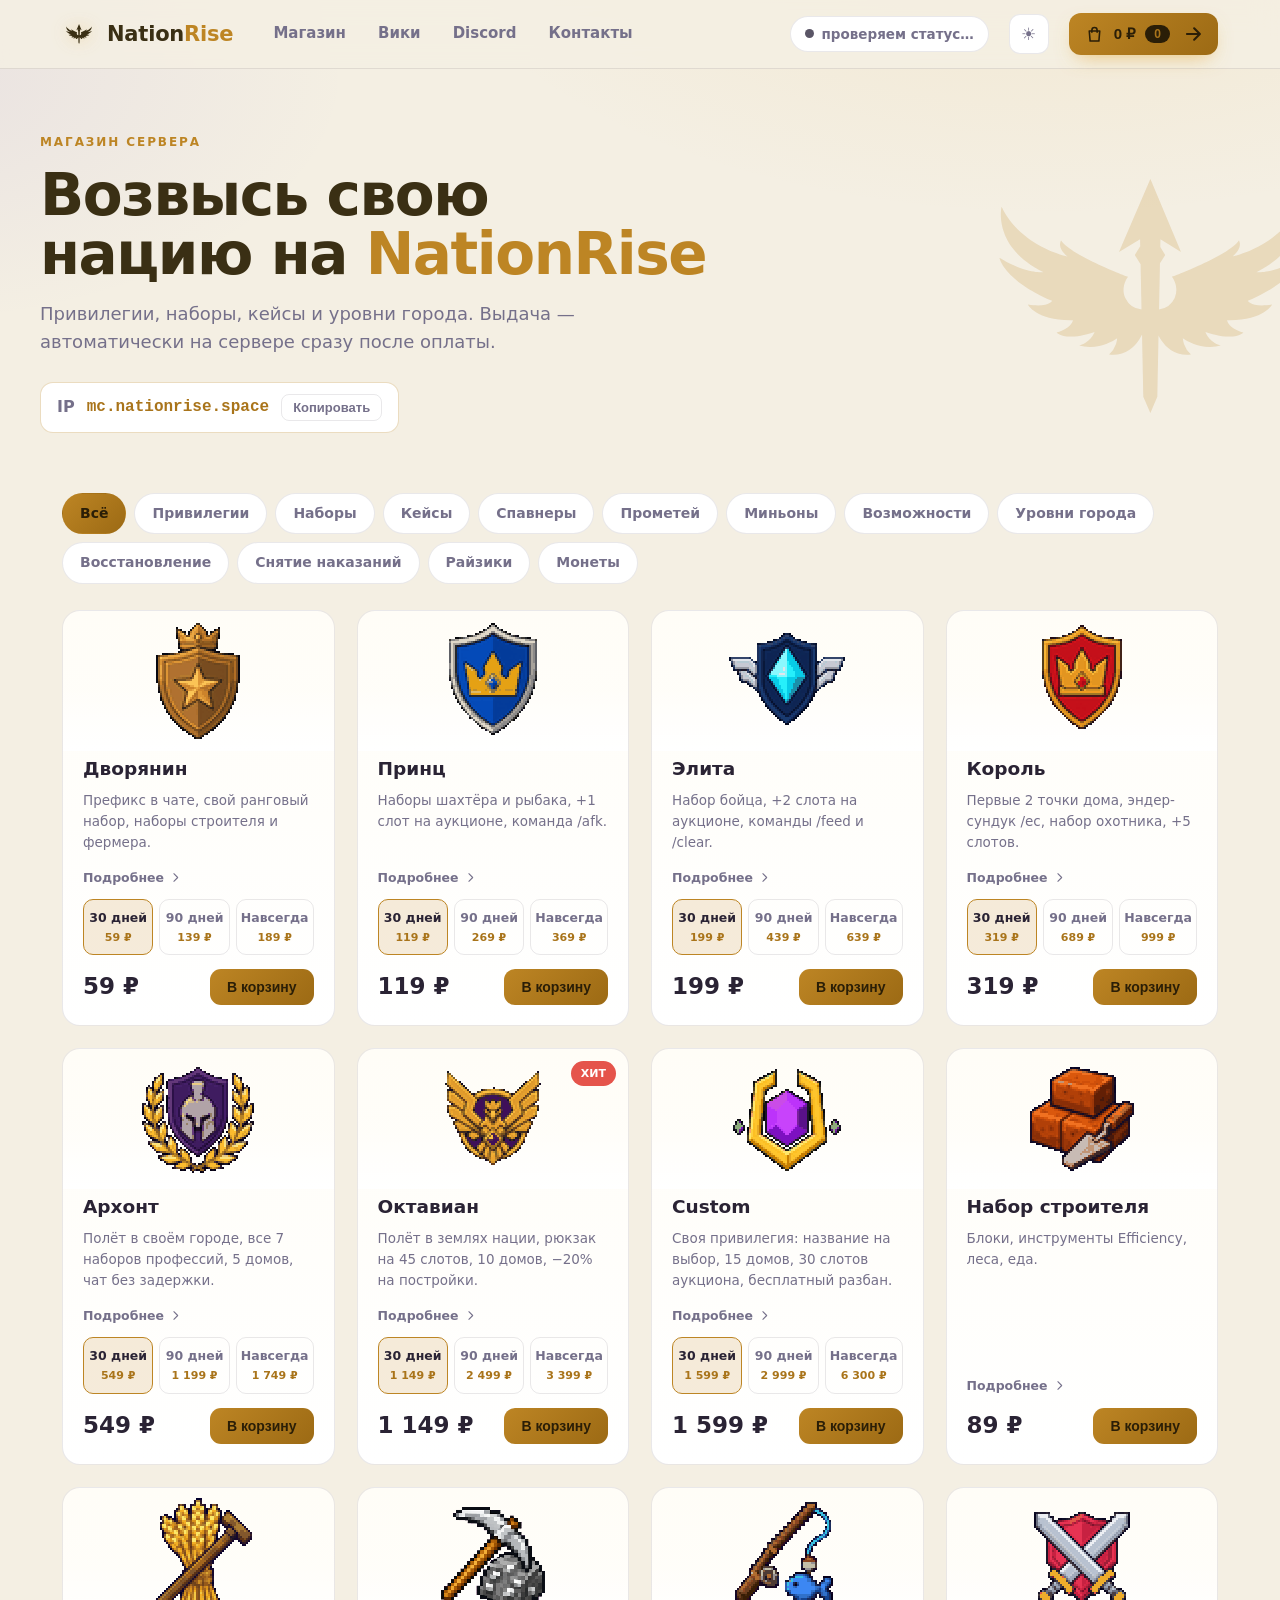
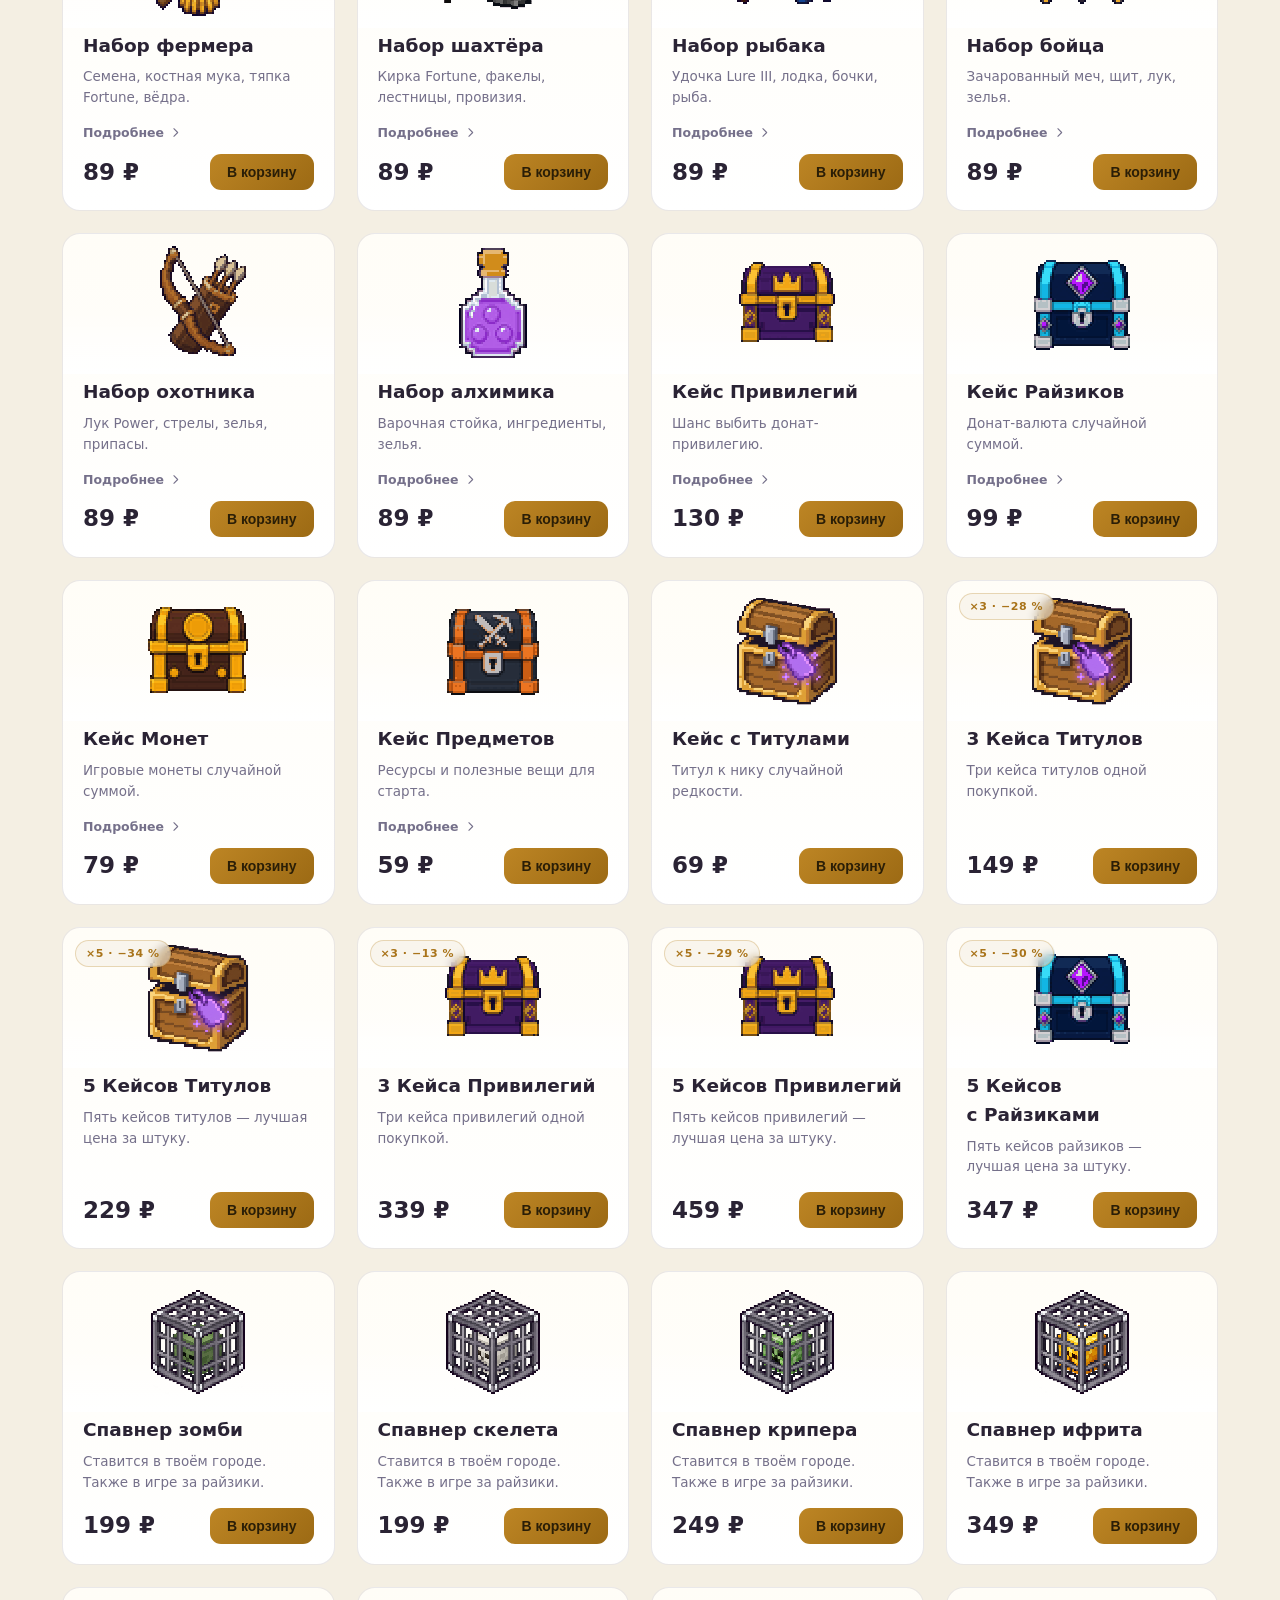
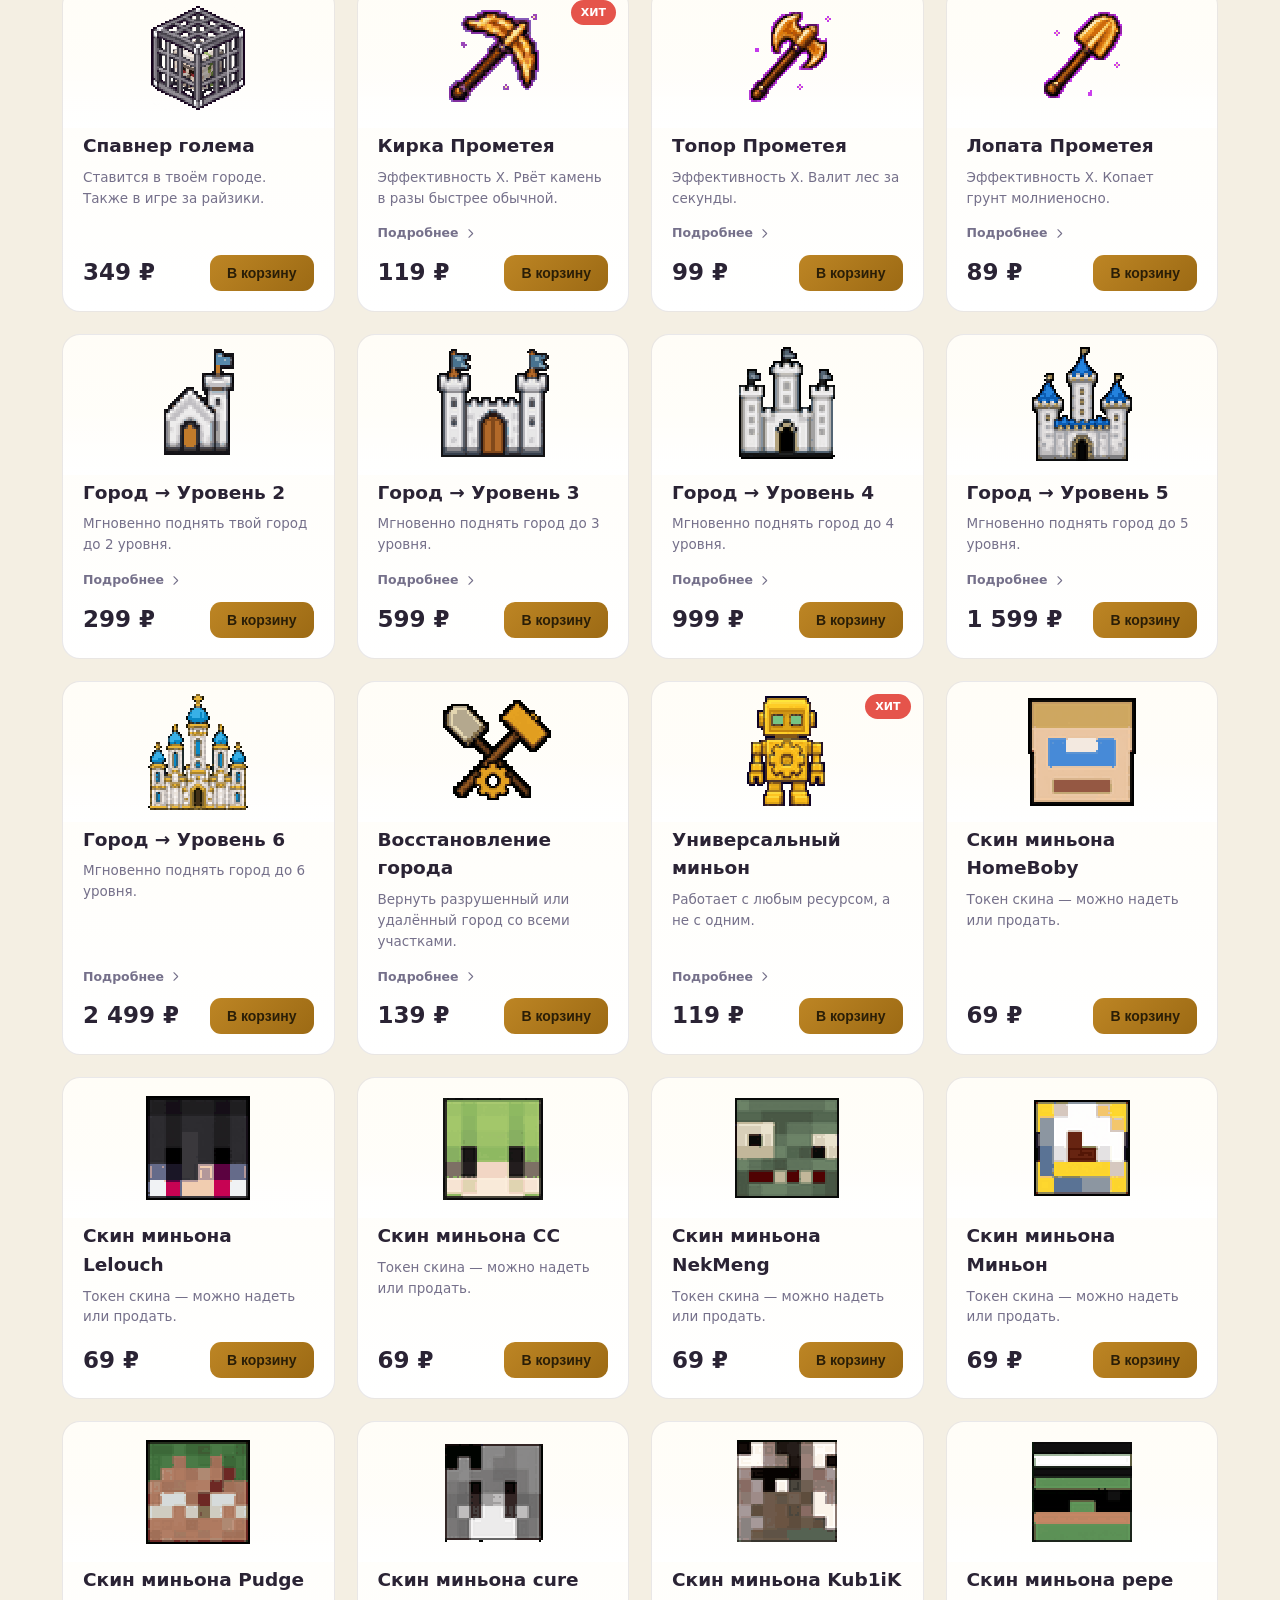
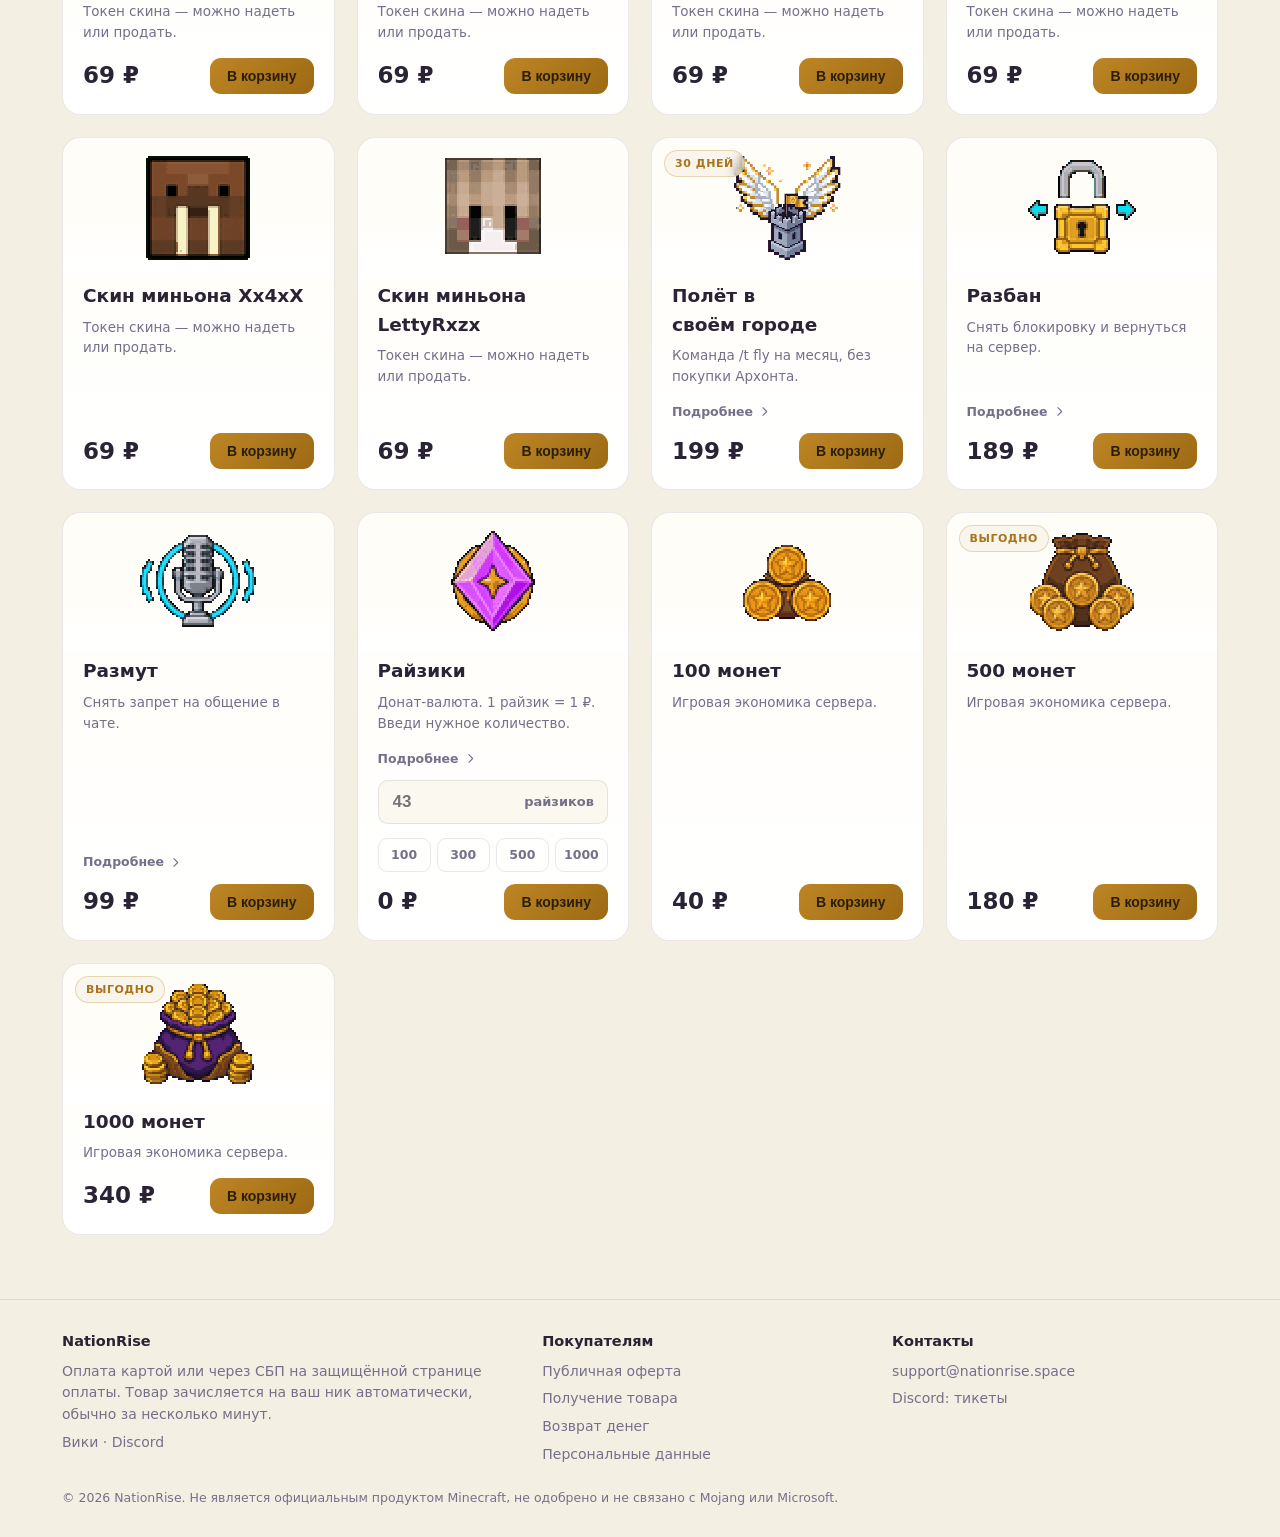
<file: index.html>
<!doctype html>
<html lang="ru">
<head>
<meta charset="utf-8">
<meta name="viewport" content="width=device-width, initial-scale=1">
<title>NationRise — Магазин</title>
<meta name="description" content="Донат-магазин сервера NationRise: привилегии, киты, кейсы, уровни города и райзики.">
<link rel="icon" href="favicon.svg" type="image/svg+xml">
<link rel="icon" href="favicon.png" sizes="32x32" type="image/png">
<link rel="apple-touch-icon" href="apple-touch-icon.png">
<style>
/* ==================== ТОКЕНЫ / ТЕМЫ ==================== */
:root{
  --gold:#e0a93c; --gold-soft:#f2cf7a; --gold-deep:#c98d24;
  /* ТЁМНАЯ (по умолчанию) */
  --bg:#0f0c16; --bg2:#151120; --card:#1b1626; --card-hi:#241b30;
  --text:#eae7f2; --muted:#a39eb4; --cream:#f7fadb;
  --line:rgba(224,169,60,.18); --line2:rgba(255,255,255,.08);
  --ink-on-gold:#2a1e07; --ok:#5cc88a; --danger:#e5544b;
  --shadow:0 18px 50px -18px rgba(0,0,0,.75);
  --panel-tint:rgba(255,255,255,.03);
}
:root[data-theme="light"]{
  --bg:#f4efe3; --bg2:#fbf8f0; --card:#ffffff; --card-hi:#fffdf7;
  --text:#2a2334; --muted:#75708a; --cream:#3a2f14;
  --line:rgba(184,128,31,.28); --line2:rgba(42,35,52,.10);
  --ink-on-gold:#2a1e07; --gold:#bd8524; --gold-soft:#a9741a; --gold-deep:#9c6a14;
  --shadow:0 18px 44px -20px rgba(80,60,20,.4);
  --panel-tint:rgba(42,35,52,.03);
}
@media (prefers-color-scheme:light){
  :root:not([data-theme="dark"]){
    --bg:#f4efe3; --bg2:#fbf8f0; --card:#ffffff; --card-hi:#fffdf7;
    --text:#2a2334; --muted:#75708a; --cream:#3a2f14;
    --line:rgba(184,128,31,.28); --line2:rgba(42,35,52,.10);
    --gold:#bd8524; --gold-soft:#a9741a; --gold-deep:#9c6a14;
    --shadow:0 18px 44px -20px rgba(80,60,20,.4); --panel-tint:rgba(42,35,52,.03);
  }
}
*{box-sizing:border-box}
html{scroll-behavior:smooth}
body{margin:0;min-height:100vh;color:var(--text);
  background-color:var(--bg);
  background-image:
    radial-gradient(1100px 560px at 82% -12%, rgba(224,169,60,.12), transparent 58%),
    radial-gradient(820px 460px at -8% 8%, rgba(120,92,205,.09), transparent 55%);
  background-attachment:fixed;background-repeat:no-repeat;
  font-family:'Inter var','Segoe UI',system-ui,-apple-system,Roboto,Arial,sans-serif;
  line-height:1.55;-webkit-font-smoothing:antialiased;font-feature-settings:"cv02","cv03";transition:background .3s,color .3s}
a{color:var(--gold-soft);text-decoration:none}
h1,h2,h3{margin:0;text-wrap:balance}
.container{max-width:1200px;margin:0 auto;padding:0 22px}
.eyebrow{text-transform:uppercase;letter-spacing:.16em;font-size:12px;font-weight:700;color:var(--gold)}
.tnum{font-variant-numeric:tabular-nums}

/* ==================== ШАПКА ==================== */
header.top{position:sticky;top:0;z-index:40;background:color-mix(in srgb,var(--bg) 82%,transparent);
  backdrop-filter:blur(14px);border-bottom:1px solid var(--line2)}
.top-inner{display:flex;align-items:center;gap:20px;height:68px}
.brand{display:flex;align-items:center;gap:11px;font-weight:800;font-size:21px;letter-spacing:-.01em;color:var(--cream)}
.brand svg.logo{width:34px;height:34px;filter:drop-shadow(0 0 9px rgba(224,169,60,.4))}
nav.menu{display:flex;gap:4px;margin-left:6px}
nav.menu a{padding:8px 14px;border-radius:10px;color:var(--muted);font-weight:600;font-size:15px;transition:.15s}
nav.menu a:hover{color:var(--text);background:var(--panel-tint)}
.spacer{flex:1}
.status{display:flex;align-items:center;gap:8px;font-size:13.5px;font-weight:600;color:var(--muted);
  background:var(--card);border:1px solid var(--line2);border-radius:30px;padding:7px 14px}
.status .dot{width:9px;height:9px;border-radius:50%;background:#5a5566;box-shadow:0 0 0 0 rgba(92,200,138,.5)}
.status.on .dot{background:var(--ok);animation:pulse 2s infinite}
.status.off .dot{background:var(--danger)}
@keyframes pulse{0%{box-shadow:0 0 0 0 rgba(92,200,138,.5)}70%{box-shadow:0 0 0 7px rgba(92,200,138,0)}100%{box-shadow:0 0 0 0 rgba(92,200,138,0)}}
.status b{color:var(--text)}
.icon-btn{background:var(--card);border:1px solid var(--line2);color:var(--muted);width:40px;height:40px;border-radius:11px;
  cursor:pointer;font-size:17px;display:grid;place-items:center;transition:.15s}
.icon-btn:hover{color:var(--gold-soft);border-color:var(--line)}
.cart-btn{display:flex;align-items:center;gap:9px;cursor:pointer;background:linear-gradient(135deg,var(--gold),var(--gold-deep));
  color:var(--ink-on-gold);font-weight:800;border:none;border-radius:12px;padding:10px 15px;font-size:15px;
  transition:.15s;box-shadow:0 8px 20px -8px rgba(224,169,60,.7)}
.cart-btn:hover{transform:translateY(-1px);filter:brightness(1.05)}
.cart-btn .count{background:var(--ink-on-gold);color:var(--gold-soft);border-radius:20px;padding:2px 9px;font-size:12px;min-width:22px;text-align:center;font-weight:800}
.cart-btn .bag{width:21px;height:21px;flex:none}
.cart-btn .sum{font-variant-numeric:tabular-nums;font-size:15px}
/* стрелка: внешний слой — «глубина» от прокрутки, внутренний — постоянное покачивание */
.cart-btn .arrow-wrap{display:grid;place-items:center;width:22px;height:22px;flex:none;margin-left:2px;
  transform:translateX(var(--ax,0)) scale(var(--asc,1.6));opacity:var(--aop,1);filter:blur(var(--abl,0));
  transition:transform .35s cubic-bezier(.34,1.3,.64,1),opacity .35s ease,filter .35s ease;
  transform-origin:left center}
.cart-btn .arrow{width:20px;height:20px;animation:nudge 1.5s ease-in-out infinite}
@keyframes nudge{0%,100%{transform:translateX(-2.5px)}50%{transform:translateX(3.5px)}}
/* герб ранга */
.crest{width:74px;height:80px}
.crest text{font:800 22px 'Segoe UI',system-ui,sans-serif}

/* ==================== ГЕРОЙ ==================== */
.hero{padding:64px 0 26px;position:relative}
.hero .wrap{max-width:680px}
.hero h1{font-size:clamp(34px,5.4vw,58px);font-weight:900;letter-spacing:-.025em;line-height:1.02;margin:14px 0 16px;color:var(--cream)}
.hero h1 .g{color:var(--gold)}
.hero p{color:var(--muted);font-size:18px;margin:0 0 26px;max-width:560px}
.hero-actions{display:flex;gap:12px;flex-wrap:wrap;align-items:center}
.ip{display:inline-flex;align-items:center;gap:12px;background:var(--card);border:1px solid var(--line);border-radius:13px;padding:11px 16px;font-weight:700}
.ip code{color:var(--gold-soft);font-family:ui-monospace,Consolas,monospace;font-size:16px}
.ip button{background:none;border:1px solid var(--line2);color:var(--muted);border-radius:8px;padding:5px 11px;cursor:pointer;font-size:13px;transition:.15s;font-weight:600}
.ip button:hover{color:var(--text);border-color:var(--gold)}
/* Большая эмблема-стрелка. Закреплена на экране: вверху страницы близко и крупно,
   при прокрутке «улетает» вдаль. Внешний слой — глубина от скролла, внутренний — парение. */
.hero-emblem{position:fixed;right:-70px;top:96px;width:400px;height:400px;pointer-events:none;z-index:0;
  opacity:calc(.2 * var(--eop,1));
  transform:translate(var(--ex,0),var(--ey,0)) scale(var(--esc,1));
  filter:blur(var(--ebl,0));
  transition:transform .45s cubic-bezier(.25,.8,.35,1),opacity .45s ease,filter .45s ease;
  will-change:transform,opacity}
.hero-emblem svg{width:100%;height:100%;color:var(--gold);animation:float 9s ease-in-out infinite}
@keyframes float{0%,100%{transform:translateY(-10px) rotate(-1.2deg)}50%{transform:translateY(10px) rotate(1.2deg)}}
.hero .wrap{position:relative;z-index:1}
@media(max-width:900px){.hero-emblem{display:none}}

/* ==================== ФИЛЬТР ==================== */
.shopbar{display:flex;align-items:center;justify-content:space-between;gap:16px;flex-wrap:wrap;margin:34px 0 26px}
.tabs{display:flex;gap:8px;flex-wrap:wrap}
.tab{padding:9px 17px;border-radius:30px;border:1px solid var(--line2);background:var(--card);color:var(--muted);
  font-weight:600;cursor:pointer;transition:.15s;font-size:14px}
.tab:hover{color:var(--text)}
.tab.active{background:linear-gradient(135deg,var(--gold),var(--gold-deep));color:var(--ink-on-gold);border-color:transparent;font-weight:800}

/* ==================== КАРТОЧКИ ==================== */
.grid{display:grid;grid-template-columns:repeat(auto-fill,minmax(268px,1fr));gap:22px;padding-bottom:64px}
.card{background:linear-gradient(180deg,var(--card-hi),var(--card));border:1px solid var(--line2);border-radius:18px;
  overflow:hidden;display:flex;flex-direction:column;transition:transform .18s,box-shadow .18s,border-color .18s;position:relative}
.card:hover{transform:translateY(-5px);border-color:var(--line);box-shadow:var(--shadow)}
.card .art{height:140px;position:relative;display:grid;place-items:center;overflow:hidden}
/* картинка товара лежит поверх заглушки и проявляется только когда реально загрузилась */
/* 128 = 512/4: целое деление, поэтому пиксель-арт остаётся чётким.
   При нецелом масштабе режим pixelated рвёт картинку в кашу. */
.card .art img.pix{position:absolute;left:50%;top:50%;transform:translate(-50%,-50%);
  width:128px;height:128px;object-fit:contain;
  opacity:0;transition:opacity .2s;image-rendering:pixelated;image-rendering:crisp-edges;z-index:1}
.card .art img.pix.ok{opacity:1}
.card .art .fb{display:grid;place-items:center}
.card .art .glyph{width:66px;height:66px;color:var(--gold);opacity:.92;filter:drop-shadow(0 4px 14px rgba(224,169,60,.35))}
.card .art::after{content:"";position:absolute;inset:0;background:linear-gradient(180deg,transparent 55%,var(--card));pointer-events:none}
.card .badge{position:absolute;top:12px;left:12px;z-index:2;font-size:11px;font-weight:700;text-transform:uppercase;letter-spacing:.05em;
  padding:4px 10px;border-radius:20px;background:color-mix(in srgb,var(--bg) 55%,transparent);color:var(--gold-soft);border:1px solid var(--line);backdrop-filter:blur(4px)}
.card .hot{position:absolute;top:12px;right:12px;z-index:2;font-size:11px;font-weight:800;padding:4px 10px;border-radius:20px;background:var(--danger);color:#fff}
.card .body{padding:4px 20px 20px;display:flex;flex-direction:column;flex:1}
.card h3{font-size:18.5px;color:var(--text);font-weight:800;margin-bottom:6px}
.card .desc{color:var(--muted);font-size:13.5px;flex:1;margin-bottom:15px}
.opts{display:flex;gap:6px;margin-bottom:14px}
.opt{flex:1;text-align:center;padding:8px 4px;border:1px solid var(--line2);border-radius:10px;cursor:pointer;font-size:12.5px;font-weight:600;color:var(--muted);transition:.13s;user-select:none}
.opt:hover{color:var(--text);border-color:var(--line)}
.opt.sel{background:color-mix(in srgb,var(--gold) 16%,transparent);border-color:var(--gold);color:var(--text)}
.opt small{display:block;font-size:11px;color:var(--gold-soft);font-weight:700;margin-top:2px}
.card .row{display:flex;align-items:center;justify-content:space-between;gap:10px}
.price{font-size:23px;font-weight:900;color:var(--text)}
.price .cur{font-size:15px;color:var(--muted);font-weight:700}
.buy{background:linear-gradient(135deg,var(--gold),var(--gold-deep));color:var(--ink-on-gold);border:none;border-radius:11px;
  padding:10px 17px;font-weight:800;cursor:pointer;font-size:14px;transition:.15s}
.buy:hover{filter:brightness(1.07);transform:translateY(-1px)}
.buy.added{background:var(--ok);color:#06210f}
.rise-in{position:relative;margin-bottom:14px}
.rise-in input{width:100%;background:var(--bg2);border:1px solid var(--line2);border-radius:10px;padding:11px 62px 11px 14px;
  color:var(--text);font-size:17px;font-weight:800;font-variant-numeric:tabular-nums}
.rise-in input:focus{outline:none;border-color:var(--gold)}
.rise-in input::-webkit-outer-spin-button,.rise-in input::-webkit-inner-spin-button{-webkit-appearance:none;margin:0}
.rise-in input[type=number]{-moz-appearance:textfield}
.rise-in .suf{position:absolute;right:14px;top:50%;transform:translateY(-50%);color:var(--muted);font-size:13px;font-weight:700;pointer-events:none}
.rise-quick{display:flex;gap:6px;margin-bottom:12px}
.rise-quick span{flex:1;text-align:center;padding:6px 0;border:1px solid var(--line2);border-radius:9px;font-size:12.5px;
  font-weight:700;color:var(--muted);cursor:pointer;transition:.13s}
.rise-quick span:hover{color:var(--text);border-color:var(--gold)}

/* ==================== КОРЗИНА ==================== */
.overlay{position:fixed;inset:0;background:color-mix(in srgb,var(--bg) 60%,rgba(0,0,0,.55));backdrop-filter:blur(5px);z-index:60;
  display:none;align-items:flex-start;justify-content:center;padding:40px 16px;overflow:auto}
.overlay.open{display:flex}
.modal{background:var(--bg2);border:1px solid var(--line2);border-radius:22px;max-width:920px;width:100%;box-shadow:var(--shadow);animation:pop .22s ease}
@keyframes pop{from{transform:translateY(16px) scale(.98);opacity:0}to{transform:none;opacity:1}}
.mhead{display:flex;align-items:center;justify-content:space-between;padding:22px 28px;border-bottom:1px solid var(--line2)}
.mhead h2{font-size:24px;color:var(--text)}
.x{background:none;border:none;color:var(--muted);font-size:28px;cursor:pointer;line-height:1}
.x:hover{color:var(--text)}
.mbody{display:grid;grid-template-columns:1fr 350px}
@media(max-width:720px){.mbody{grid-template-columns:1fr}}
.cart-items{padding:20px 28px;min-height:130px}
.empty{color:var(--muted);text-align:center;padding:46px 0}
.ci{display:flex;align-items:center;gap:14px;padding:13px 0;border-bottom:1px solid var(--line2)}
.ci .ic{width:46px;height:46px;border-radius:12px;background:var(--card);display:grid;place-items:center;flex:none;color:var(--gold)}
.ci .ic svg{width:26px;height:26px}
.ci .nm{flex:1;min-width:0}
.ci .nm b{color:var(--text);display:block;font-size:14.5px}
.ci .nm span{color:var(--muted);font-size:12px}
.qty{display:flex;align-items:center;gap:7px}
.qty button{width:28px;height:28px;border-radius:8px;border:1px solid var(--line2);background:var(--card);color:var(--text);cursor:pointer;font-size:16px}
.qty button:hover{border-color:var(--gold)}
.qty b{min-width:26px;text-align:center}
.ci .pr{font-weight:800;color:var(--text);min-width:72px;text-align:right}
.ci .del{background:none;border:none;color:var(--danger);cursor:pointer;font-size:17px;opacity:.65}
.ci .del:hover{opacity:1}
.checkout{background:var(--card);padding:22px 26px;border-left:1px solid var(--line2)}
@media(max-width:720px){.checkout{border-left:none;border-top:1px solid var(--line2)}}
.field{margin-bottom:14px}
.field label{display:block;font-size:13px;color:var(--muted);margin-bottom:6px;font-weight:600}
.field input{width:100%;background:var(--bg2);border:1px solid var(--line2);border-radius:10px;padding:11px 13px;color:var(--text);font-size:15px}
.field input:focus{outline:none;border-color:var(--gold)}
.terms{display:flex;gap:9px;align-items:flex-start;font-size:12.5px;color:var(--muted);margin:14px 0}
.terms input{margin-top:2px;accent-color:var(--gold)}
.total{display:flex;justify-content:space-between;align-items:center;margin:16px 0 12px;font-size:16px;color:var(--muted)}
.total b{font-size:27px;color:var(--text)}
.pay{width:100%;background:linear-gradient(135deg,var(--gold),var(--gold-deep));color:var(--ink-on-gold);border:none;border-radius:12px;
  padding:14px;font-weight:900;font-size:17px;cursor:pointer;transition:.15s}
.pay:hover:not(:disabled){filter:brightness(1.07);transform:translateY(-1px)}
.pay:disabled{opacity:.5;cursor:not-allowed}
.note{font-size:11.5px;color:var(--muted);text-align:center;margin-top:10px}
.msg{padding:11px 14px;border-radius:10px;font-size:13.5px;margin-bottom:14px;display:none}
.msg.err{display:block;background:color-mix(in srgb,var(--danger) 16%,transparent);border:1px solid color-mix(in srgb,var(--danger) 40%,transparent);color:var(--danger)}
.msg.info{display:block;background:color-mix(in srgb,var(--gold) 14%,transparent);border:1px solid var(--line);color:var(--gold-soft)}

/* ==================== ПОДВАЛ ==================== */
footer{border-top:1px solid var(--line2);padding:30px 0;color:var(--muted);font-size:14px}
.foot-inner{display:flex;flex-wrap:wrap;gap:16px;justify-content:space-between;align-items:center}
.foot-grid{display:grid;grid-template-columns:1.4fr 1fr 1fr;gap:24px}
.foot-col{display:flex;flex-direction:column;gap:6px;min-width:0;overflow-wrap:anywhere}
.foot-col b{color:var(--text);font-size:14.5px;margin-bottom:2px}
.foot-col p{margin:0}
.foot-copy{margin-top:22px;font-size:12.5px}
@media(max-width:820px){.foot-grid{grid-template-columns:1fr 1fr}}
@media(max-width:480px){.foot-grid{grid-template-columns:1fr}}
.terms a{color:var(--gold-soft);text-decoration:underline}
footer a{color:var(--muted)}footer a:hover{color:var(--gold-soft)}
.toast{position:fixed;bottom:26px;left:50%;transform:translateX(-50%) translateY(20px);opacity:0;background:var(--card-hi);
  border:1px solid var(--line);color:var(--text);padding:12px 20px;border-radius:12px;font-weight:600;z-index:80;transition:.25s;pointer-events:none;box-shadow:var(--shadow)}
.toast.show{transform:translateX(-50%);opacity:1}
/* ==================== ОКНО ТОВАРА ==================== */
.dt{max-width:760px}
.dt .mbody{display:grid;grid-template-columns:290px 1fr}
@media(max-width:680px){.dt .mbody{grid-template-columns:1fr}}
.dt-art{background:var(--card);border-right:1px solid var(--line2);padding:26px 22px;display:flex;
  flex-direction:column;align-items:center;gap:16px;text-align:center}
@media(max-width:680px){.dt-art{border-right:none;border-bottom:1px solid var(--line2)}}
.dt-art .box{width:150px;height:150px;display:grid;place-items:center;position:relative;
  background:radial-gradient(circle at 50% 45%,color-mix(in srgb,var(--gold) 16%,transparent),transparent 70%);border-radius:18px}
.dt-art .box .glyph{width:96px;height:96px}
.dt-art .box .crest{width:110px;height:120px}
/* в окне товара — те же 128 = 512/4 (бокс 150px, влезает с отступом) */
.dt-art .box img.pix{position:absolute;left:50%;top:50%;transform:translate(-50%,-50%);
  width:128px;height:128px;object-fit:contain;
  image-rendering:pixelated;image-rendering:crisp-edges;opacity:0;transition:opacity .2s}
.dt-art .box img.pix.ok{opacity:1}
.dt-price{font-size:30px;font-weight:900;color:var(--text);font-variant-numeric:tabular-nums}
.dt-info{padding:26px 28px}
.dt-info h2{font-size:26px;color:var(--text);margin-bottom:4px}
.dt-sub{color:var(--gold-soft);font-size:14px;font-weight:600;margin-bottom:18px}
.dt-desc{color:var(--muted);font-size:14.5px;margin-bottom:18px}
.dt-list{list-style:none;padding:0;margin:0 0 20px;display:flex;flex-direction:column;gap:9px}
.dt-list li{display:flex;gap:10px;align-items:flex-start;font-size:14px;color:var(--text);line-height:1.45}
.dt-list li svg{width:17px;height:17px;flex:none;margin-top:2px;color:var(--gold)}
.dt-list b{color:var(--gold-soft);font-weight:700}
.dt-title{font-size:13px;text-transform:uppercase;letter-spacing:.1em;color:var(--muted);font-weight:700;margin-bottom:12px}
.card{cursor:pointer}
.more{font-size:12.5px;color:var(--muted);font-weight:600;margin-bottom:12px;display:flex;align-items:center;gap:5px;transition:.15s}
.more svg{width:13px;height:13px;transition:transform .15s}
.card:hover .more{color:var(--gold-soft)}
.card:hover .more svg{transform:translateX(3px)}
/* ==================== ТЕЛЕФОНЫ И ПЛАНШЕТЫ ==================== */
@media(max-width:820px){
  .container{padding:0 16px}
  .top-inner{height:60px;gap:10px}
  nav.menu{display:none}                 /* ссылки продублированы в подвале */
  .brand{font-size:19px;gap:9px}
  .brand svg.logo{width:30px;height:30px}
  .status{font-size:12px;padding:6px 11px;gap:6px}
  .icon-btn{width:36px;height:36px;font-size:16px}
  .cart-btn{padding:9px 12px;gap:7px;font-size:14px}
  .cart-btn .bag{width:19px;height:19px}
  .hero{padding:36px 0 20px}
  .hero h1{font-size:clamp(27px,7.4vw,38px);margin:10px 0 12px}
  .hero p{font-size:16px;margin-bottom:20px}
  .shopbar{margin:24px 0 20px}
  .grid{grid-template-columns:repeat(auto-fill,minmax(240px,1fr));gap:14px}
}
@media(max-width:560px){
  /* шапка: логотип — статус — тема — корзина, всё в одну строку без переполнения */
  .top-inner{gap:8px}
  .brand{font-size:17px;gap:7px}
  .status{padding:5px 9px;font-size:11.5px}
  .status .dot{width:7px;height:7px}
  .cart-btn{padding:8px 11px;gap:6px}
  .cart-btn .sum{font-size:13.5px}
  .cart-btn .count{padding:1px 7px;font-size:11px;min-width:19px}
  .cart-btn .arrow-wrap{width:16px;height:16px;margin-left:0}
  .cart-btn .arrow{width:16px;height:16px}
  .ip{width:100%;justify-content:space-between;padding:10px 13px}
  .ip code{font-size:15px}
  .tab{padding:8px 14px;font-size:13px}
  .grid{grid-template-columns:1fr;gap:13px}
  .card .art{height:120px}
  .card .body{padding:4px 16px 16px}
  .card h3{font-size:17px}
  .opt{padding:7px 2px;font-size:11.5px}
  .opt small{font-size:10.5px}
  .price{font-size:21px}
  /* окна: занимают экран целиком, без «плавающей» рамки */
  .overlay{padding:0;align-items:stretch}
  .modal{border-radius:0;min-height:100%;max-width:none}
  .mhead{padding:16px 18px;position:sticky;top:0;background:var(--bg2);z-index:3}
  .mhead h2{font-size:20px}
  .cart-items{padding:16px 18px}
  .checkout{padding:18px}
  .dt-art{padding:20px 18px}
  .dt-info{padding:20px 18px}
  .dt-info h2{font-size:22px}
  .ci{gap:10px;flex-wrap:wrap}
  .ci .nm{flex:1 1 100%;order:1}
  .ci .ic{order:0}
  .ci .qty{order:2}
  .ci .pr{order:3;flex:1;text-align:right}
  .ci .del{order:4}
}
/* до 400px название рядом с эмблемой не помещается вместе со статусом и корзиной */
@media(max-width:399px){
  .brand .bname{display:none}
  .brand{gap:0}
}
/* стрелку корзины не глушим — это запрошенный эффект, остальное движение убираем */
@media (prefers-reduced-motion:reduce){
  *:not(.arrow):not(.arrow-wrap):not(.hero-emblem):not(.hero-emblem svg){animation:none!important;transition:none!important}
}
:focus-visible{outline:2px solid var(--gold);outline-offset:2px}
</style>
</head>
<body>
<script>
/* эмблема-логотип (inline, переиспользуем) */
const LOGO=`<svg class="logo" viewBox="0 0 1400 1400" fill="currentColor"><path d="M1226.97412,565.7406c-92.52905,57.77417-154.36548,50.70288-154.36548,50.70288C1251.94946,529.18036,1219.45142,387.754,1219.45142,387.754,1152.65,527.97675,988.05377,562.28015,988.05377,562.28015c40.02069-32.498,23.16986-56.57056,23.16986-56.57056C974.212,559.87292,776.817,632.99341,776.817,632.99341c-.00019-.00025,2.50994,3.196,2.52191,3.2113,1.0058,1.281,23.66559,34.5553,7.10327,70.64289a70.56733,70.56733,0,0,1-54.83875,40.17254l3.22187-161.50421,18.36139-29.43365-17.22339-27.60944.54687-27.41309,72.038,44.57361L701.4082,290.28668v-.18841l-.04.093-.09619-.2293v.45306L591.4519,545.76959,665.28967,501.196l.50031,24.46643-18.97663,30.41987L667.07617,588.564l3.24469,158.68189a70.60838,70.60838,0,0,1-56.763-40.39825c-16.56232-36.08759,6.09747-69.36188,7.10327-70.64289.012-.01532,2.5221-3.21155,2.52191-3.2113,0,0-197.39508-73.12049-234.40667-127.28382,0,0-16.85083,24.07258,23.16986,56.57056,0,0-164.59625-34.3034-231.39771-174.52618,0,0-32.49792,141.42639,146.84278,228.68951,0,0-61.83643,7.07129-154.36542-50.70288,0,0,14.14264,77.78455,184.45611,151.20587,0,0-11.13354,24.37348-84.70538,13.08948,0,0,27.08167,56.87146,157.5249,54.61468,0,0-3.15948,27.98432-56.87146,43.33057,0,0,24.82489,33.40076,132.70008-2.25677,0,0-10.38129,33.85211-53.71192,47.84423a155.55141,155.55141,0,0,0,35.996,4.85218c45.723.74328,80.36492-19.13764,96.74926-30.27191a84.10836,84.10836,0,0,1-4.02447,19.6748,87.54153,87.54153,0,0,1-24.37,36.89044,104.99408,104.99408,0,0,0,44.61872-3.45563c38.258-11.74707,59.83715-43.75939,70.72516-66.37408l4.46081,218.1568,24.69824,56.68408v.17639l.038-.08923.09826.22546v-.45666l24.093-56.67639,4.27362-214.22235c11.4162,22.26483,32.67651,51.47277,68.83746,62.576a104.99408,104.99408,0,0,0,44.61872,3.45563,87.54153,87.54153,0,0,1-24.37-36.89044,84.10836,84.10836,0,0,1-4.02447-19.6748c16.38434,11.13427,51.0263,31.01519,96.74926,30.27191a155.55141,155.55141,0,0,0,35.996-4.85218c-43.33063-13.99212-53.71192-47.84423-53.71192-47.84423C1001.74506,861.382,1026.57,827.9812,1026.57,827.9812c-53.712-15.34625-56.87146-43.33057-56.87146-43.33057,130.44323,2.25678,157.5249-54.61468,157.5249-54.61468-73.57178,11.284-84.70532-13.08948-84.70532-13.08948C1212.83154,643.52515,1226.97412,565.7406,1226.97412,565.7406Z"/></svg>`;
</script>

<header class="top">
  <div class="container top-inner">
    <div class="brand" id="brand"></div>
    <nav class="menu">
      <a href="#shop">Магазин</a>
      <a href="https://wiki.nationrise.space" target="_blank" rel="noopener">Вики</a>
      <a href="https://discord.gg/nationrise" target="_blank" rel="noopener">Discord</a>
      <a href="#contacts">Контакты</a>
    </nav>
    <div class="spacer"></div>
    <div class="status off" id="status" title="Онлайн сервера"><span class="dot"></span><span id="statusText">проверяем…</span></div>
    <button class="icon-btn" id="themeBtn" onclick="toggleTheme()" title="Сменить тему" aria-label="Сменить тему">☾</button>
    <button class="cart-btn" onclick="openCart()" aria-label="Открыть корзину">
      <svg class="bag" viewBox="0 0 24 24" aria-hidden="true"><path d="M6 8h12l-1 11.5H7z" fill="none" stroke="currentColor" stroke-width="1.8" stroke-linejoin="round"/><path d="M9 9.5V7a3 3 0 0 1 6 0v2.5" fill="none" stroke="currentColor" stroke-width="1.8" stroke-linecap="round"/></svg>
      <span class="sum tnum" id="cartSum">0 ₽</span>
      <span class="count" id="cartCount">0</span>
      <span class="arrow-wrap" id="cartArrow"><svg class="arrow" viewBox="0 0 24 24" aria-hidden="true"><path d="M5 12h13M12.5 6l6 6-6 6" fill="none" stroke="currentColor" stroke-width="2.2" stroke-linecap="round" stroke-linejoin="round"/></svg></span>
    </button>
  </div>
</header>

<section class="hero container">
  <div class="hero-emblem" id="heroEmblem"></div>
  <div class="wrap">
    <div class="eyebrow">Магазин сервера</div>
    <h1>Возвысь свою нацию на <span class="g">NationRise</span></h1>
    <p>Привилегии, наборы, кейсы и уровни города. Выдача — автоматически на сервере сразу после оплаты.</p>
    <div class="hero-actions">
      <div class="ip"><span style="color:var(--muted)">IP</span><code id="ip">mc.nationrise.space</code><button onclick="copyIp()">Копировать</button></div>
    </div>
  </div>
</section>

<main class="container" id="shop">
  <div class="shopbar">
    <div class="tabs" id="tabs"></div>
  </div>
  <div class="grid" id="grid"></div>
</main>

<footer id="how">
  <div class="container foot-grid">
    <div class="foot-col">
      <b>NationRise</b>
      <p>Оплата картой или через СБП на защищённой странице оплаты. Товар зачисляется на ваш ник автоматически, обычно за несколько минут.</p>
      <div><a href="https://wiki.nationrise.space" target="_blank" rel="noopener">Вики</a> · <a href="https://discord.gg/nationrise" target="_blank" rel="noopener">Discord</a></div>
    </div>
    <div class="foot-col">
      <b>Покупателям</b>
      <a href="/oferta">Публичная оферта</a>
      <a href="/oferta#delivery">Получение товара</a>
      <a href="/oferta#refund">Возврат денег</a>
      <a href="/privacy">Персональные данные</a>
    </div>
    <div class="foot-col" id="contacts">
      <b>Контакты</b>
      <a href="mailto:support@nationrise.space">support@nationrise.space</a>
      <a href="https://discord.gg/nationrise" target="_blank" rel="noopener">Discord: тикеты</a>
    </div>
  </div>
  <div class="container foot-copy">© 2026 NationRise. Не является официальным продуктом Minecraft, не одобрено и не связано с Mojang или Microsoft.</div>
</footer>

<div class="overlay" id="overlay" onclick="if(event.target===this)closeCart()">
  <div class="modal" role="dialog" aria-modal="true" aria-label="Корзина">
    <div class="mhead"><h2>Корзина</h2><button class="x" onclick="closeCart()" aria-label="Закрыть">×</button></div>
    <div class="mbody">
      <div class="cart-items" id="cartItems"></div>
      <div class="checkout">
        <div class="msg" id="msg"></div>
        <div class="field"><label>Ваш ник в игре</label><input id="nick" placeholder="Steve" autocomplete="off" maxlength="16"></div>
        <div class="field"><label>Ваш Email (для чека)</label><input id="email" type="email" placeholder="you@mail.ru" autocomplete="email"></div>
        <div class="field"><label>Промокод (если есть)</label><input id="promo" placeholder="XXXXX" autocomplete="off"></div>
        <label class="terms"><input type="checkbox" id="agree"> <span>Принимаю условия <a href="/oferta" target="_blank" rel="noopener">оферты</a>, соглашаюсь на обработку <a href="/privacy" target="_blank" rel="noopener">персональных данных</a> и подтверждаю, что карта принадлежит мне.</span></label>
        <div class="total"><span>К оплате</span><b class="tnum" id="total">0 ₽</b></div>
        <button class="pay" id="payBtn" onclick="pay()">Оплатить</button>
        <div class="note">Нажимая «Оплатить», вы перейдёте на защищённую страницу оплаты TradeMC.</div>
      </div>
    </div>
  </div>
</div>

<div class="overlay" id="dtOverlay" onclick="if(event.target===this)closeDetail()">
  <div class="modal dt" role="dialog" aria-modal="true" aria-labelledby="dtName">
    <div class="mhead"><h2 id="dtName">Товар</h2><button class="x" onclick="closeDetail()" aria-label="Закрыть">×</button></div>
    <div class="mbody">
      <div class="dt-art">
        <div class="box" id="dtArt"></div>
        <div class="dt-price tnum" id="dtPrice">0 ₽</div>
        <div id="dtOpts" style="width:100%"></div>
        <button class="pay" id="dtBuy" style="width:100%">В корзину</button>
      </div>
      <div class="dt-info">
        <div class="dt-sub" id="dtSub"></div>
        <div class="dt-desc" id="dtDesc"></div>
        <div id="dtPerksWrap">
          <div class="dt-title">Что входит</div>
          <ul class="dt-list" id="dtPerks"></ul>
        </div>
      </div>
    </div>
  </div>
</div>

<div class="toast" id="toast"></div>

<script>
/* ============================================================
   НАСТРОЙКИ
   ============================================================ */
const CONFIG={
  IP:"mc.nationrise.space",
  // Спрашиваем ИГРОВОЙ адрес, а не бэкенд напрямую. Прямой пинг в 185.9.145.108:32292 идёт
  // мимо MineGuard, и фильтр отвечает на него сам — нулями (проверено: по IP 0/150, по домену 5/150).
  // Из-за этого на сайте всегда висел почти пустой сервер, а когда фильтр глушил пинг совсем —
  // «статус недоступен».
  STATUS_API:"https://api.mcstatus.io/v2/status/java/mc.nationrise.space",
  // Основная площадка (Cloudflare Pages) — там живёт серверная функция оплаты.
  MAIN_HOST:"nationrise.space",
  // Зеркало на GitHub Pages статично, поэтому оплату оно запрашивает у основного домена.
  get PAY_ENDPOINT(){
    return location.hostname===this.MAIN_HOST||location.hostname==="www."+this.MAIN_HOST
      ? "/api/pay" : "https://"+this.MAIN_HOST+"/api/pay";
  },
  // Запасной путь оплаты, если основной домен недоступен: витрина EasyDonate
  // (российский домен, доступен когда наш сайт — нет).
  SHOP_FALLBACK_URL:"https://nationrise.trademc.org",
};

/* ============================================================
   ИКОНКИ (SVG, не эмодзи) — заглушка, пока нет картинок товаров
   ============================================================ */
const S='fill="none" stroke="currentColor" stroke-linejoin="round" stroke-linecap="round"';
const ICONS={
  bricks:`<rect x="3" y="13" width="7.4" height="5" rx=".6" ${S} stroke-width="1.6"/><rect x="13.6" y="13" width="7.4" height="5" rx=".6" ${S} stroke-width="1.6"/><rect x="8.3" y="7" width="7.4" height="5" rx=".6" ${S} stroke-width="1.6"/>`,
  wheat:`<path d="M12 21V9.5" ${S} stroke-width="1.7"/><path d="M12 9.6c-3 .2-4.4-2.7-4.4-2.7S10.4 5.5 12 8.1c1.6-2.6 4.4-1.2 4.4-1.2S15 9.8 12 9.6Z" ${S} stroke-width="1.5"/><path d="M12 15c-2.7 .2-3.9-2.3-3.9-2.3S10.5 11.4 12 13.4c1.5-2 3.9-.9 3.9-.9S14.7 15 12 15Z" ${S} stroke-width="1.5"/>`,
  pickaxe:`<path d="M5 19.5 12.5 12" ${S} stroke-width="1.9"/><path d="M4 9.4c4.2-3 10.2-2 13.8 1.6C13.6 8.4 8.1 7.9 4 9.4Z" ${S} stroke-width="1.5"/>`,
  rod:`<path d="M4 4 16 16" ${S} stroke-width="1.9"/><path d="M16 16v2.4a2 2 0 0 0 2 2" ${S} stroke-width="1.5"/><circle cx="6" cy="6" r="1" fill="currentColor"/>`,
  sword:`<path d="M6.6 17.4 15.2 8.8" ${S} stroke-width="1.7"/><path d="M14 5h5v5" ${S} stroke-width="1.7"/><path d="M4 20l2.6-2.6M8.8 15.2 6.2 17.8" ${S} stroke-width="1.6"/>`,
  bow:`<path d="M7 3a13 13 0 0 1 0 18" ${S} stroke-width="1.7"/><path d="M6 4 20 12 6 20" ${S} stroke-width="1.4"/>`,
  flask:`<path d="M9.5 3h5M10.6 3v5.6L6 17.6a1.4 1.4 0 0 0 1.2 2.1h9.6a1.4 1.4 0 0 0 1.2-2.1L13.4 8.6V3" ${S} stroke-width="1.6"/><path d="M8.4 14h7.2" stroke="currentColor" stroke-width="1.4"/>`,
  gem:`<path d="M6 4h12l3 5-9 11L3 9z" ${S} stroke-width="1.6"/><path d="M3 9h18M9 4l3 16 3-16" ${S} stroke-width="1.3"/>`,
  coin:`<circle cx="12" cy="12" r="8.2" ${S} stroke-width="1.7"/><path d="M9.6 16.5V8h3.1a2.4 2.4 0 0 1 0 4.8H9.6m0-1.6h4.4" ${S} stroke-width="1.6"/>`,
  castle:`<path d="M4 20V9l2.5 1.7V7H9v3.7L12 8l3 2.7V7h2.5v3.7L20 9v11z" ${S} stroke-width="1.7"/><path d="M10.5 20v-4h3v4" ${S} stroke-width="1.6"/>`,
  hammer:`<path d="M15 5l4 4-2 2-4-4zM12.6 8.4 4.2 16.8a1.6 1.6 0 0 0 2.3 2.3L15 10.8" ${S} stroke-width="1.6"/>`,
  cage:`<rect x="4.5" y="4.5" width="15" height="15" rx="1.2" ${S} stroke-width="1.6"/><path d="M4.5 12h15M12 4.5v15" stroke="currentColor" stroke-width="1.3"/><circle cx="12" cy="12" r="2.4" fill="currentColor"/>`,
  book:`<path d="M5.5 4.5h9a2 2 0 0 1 2 2v13H7.5a2 2 0 0 1-2-2z" ${S} stroke-width="1.6"/><path d="M9 8.5h5M9 11.5h4" stroke="currentColor" stroke-width="1.4"/><path d="M18 6l.7 1.7L20.4 8l-1.7.6L18 10.3l-.6-1.7L15.7 8l1.7-.3z" fill="currentColor"/>`,
  axe:`<path d="M6 19.5 14.5 11" ${S} stroke-width="1.9"/><path d="M13 4.5c3.4.6 6 3.2 6.6 6.6-1.8.9-4 .6-5.6-1-1.6-1.6-1.9-3.8-1-5.6Z" ${S} stroke-width="1.5"/>`,
  shovel:`<path d="M6 19 13.5 11.5" ${S} stroke-width="1.9"/><path d="M14 6.5h5v5" ${S} stroke-width="1.7"/><path d="M12.6 12.9c1.4-2.4 3.6-4.2 6.4-5-0.8 2.8-2.6 5-5 6.4Z" ${S} stroke-width="1.4"/>`,
  crown:`<path d="M4 8l3.2 2.4L12 4l4.8 6.4L20 8l-1.6 10H5.6z" ${S} stroke-width="1.7"/><path d="M5.6 18h12.8" stroke="currentColor" stroke-width="1.7"/>`,
  shield:`<path d="M12 3l7 2.6v5.2c0 4.6-3 7.6-7 9.2-4-1.6-7-4.6-7-9.2V5.6z" ${S} stroke-width="1.7"/>`,
  unlock:`<rect x="5" y="11" width="14" height="9.5" rx="1.6" ${S} stroke-width="1.7"/><path d="M8.5 11V7.6A3.5 3.5 0 0 1 15.4 7" ${S} stroke-width="1.7"/><circle cx="12" cy="15.6" r="1.5" fill="currentColor"/>`,
  speak:`<path d="M4.5 5.5h15v10h-9l-4.5 3.5v-3.5h-1.5z" ${S} stroke-width="1.7"/><path d="M8.5 10.5h7" stroke="currentColor" stroke-width="1.7" stroke-linecap="round"/>`,
  bot:`<rect x="5" y="8" width="14" height="11" rx="2.4" ${S} stroke-width="1.7"/><path d="M12 8V4.5M9.5 3.2h5" ${S} stroke-width="1.6"/><circle cx="9.3" cy="12.6" r="1.3" fill="currentColor"/><circle cx="14.7" cy="12.6" r="1.3" fill="currentColor"/><path d="M9.5 16.2h5" stroke="currentColor" stroke-width="1.5" stroke-linecap="round"/>`,
  skin:`<path d="M8 4.5h8l1.5 4-2.5 1v10H9v-10l-2.5-1z" ${S} stroke-width="1.7"/><path d="M9.8 9.6h4.4" stroke="currentColor" stroke-width="1.4"/>`,
  crate:`<path d="M4 9.5h16v9.5a1 1 0 0 1-1 1H5a1 1 0 0 1-1-1z" ${S} stroke-width="1.7"/><path d="M4 9.5 6 5h12l2 4.5" ${S} stroke-width="1.7"/><path d="M12 5v4.5M4 13.5h16" stroke="currentColor" stroke-width="1.4"/><rect x="10.4" y="12" width="3.2" height="3.6" rx=".6" fill="currentColor"/>`,
  wing:`<path d="M4.8 19.2C4.8 11.6 9.9 5.9 18.6 4.4c-.5 4.4-1.7 7.8-3.5 10.3" ${S} stroke-width="1.7"/><path d="M4.8 19.2c5.2.5 9.2-.9 12-4.1" ${S} stroke-width="1.7"/><path d="M8.3 15.9c1.8-3.2 4.3-5.6 7.4-7.1" stroke="currentColor" stroke-width="1.3"/>`,
  chev:`<path d="M9 5l7 7-7 7" ${S} stroke-width="2"/>`,
  check:`<path d="M4.5 12.5l5 5 10-11" ${S} stroke-width="2.2"/>`
};
function svg(name,cls){return `<svg class="${cls||''}" viewBox="0 0 24 24">${ICONS[name]||ICONS.gem}</svg>`;}
function crest(color,label){const id="c"+label.length+color.replace('#','');return `<svg class="crest" viewBox="0 0 48 56"><path d="M24 2 44 9v20c0 13-8.5 20.6-20 24.6C12.5 49.6 4 42 4 29V9Z" fill="${color}" fill-opacity=".16" stroke="${color}" stroke-width="2.4" stroke-linejoin="round"/><text x="24" y="34" text-anchor="middle" fill="${color}">${label}</text></svg>`;}

/* ============================================================
   ТОВАРЫ  (edId — ID в EasyDonate, впишешь позже)
   cat: priv | kit | crate | citylevel | restore | rise
   Привилегии: variants = цены за 30 / 90 дней / навсегда
   ============================================================ */
const CATEGORIES=[
  {id:"all",name:"Всё"},{id:"priv",name:"Привилегии"},{id:"kit",name:"Наборы"},
  {id:"crate",name:"Кейсы"},{id:"spawner",name:"Спавнеры"},{id:"prometheus",name:"Прометей"},
  {id:"minion",name:"Миньоны"},
  {id:"perk",name:"Возможности"},
  {id:"citylevel",name:"Уровни города"},{id:"restore",name:"Восстановление"},{id:"pardon",name:"Снятие наказаний"},
  {id:"rise",name:"Райзики"},{id:"coins",name:"Монеты"},
];
const DURS=[{v:"30",l:"30 дней"},{v:"90",l:"90 дней"},{v:"forever",l:"Навсегда"}];

// Ранги по порядку (Дворянин → … → Custom). Цены-заглушки — потом подкорректируем.
const PRODUCTS=[
  {id:"nobleman",cat:"priv",icon:"crown",name:"Дворянин",tier:1,desc:"Префикс в чате, свой ранговый набор, наборы строителя и фермера.",variants:{"30":59,"90":139,"forever":189},ed:{"30":1106893,"90":1106894,"forever":1106895}},
  {id:"prince",  cat:"priv",icon:"crown",name:"Принц",   tier:2,desc:"Наборы шахтёра и рыбака, +1 слот на аукционе, команда /afk.",variants:{"30":119,"90":269,"forever":369},ed:{"30":1106896,"90":1106897,"forever":1106898}},
  {id:"elite",   cat:"priv",icon:"crown",name:"Элита",   tier:3,desc:"Набор бойца, +2 слота на аукционе, команды /feed и /clear.",variants:{"30":199,"90":439,"forever":639},ed:{"30":1106899,"90":1106900,"forever":1106901}},
  {id:"king",    cat:"priv",icon:"crown",name:"Король",  tier:4,desc:"Первые 2 точки дома, эндер-сундук /ec, набор охотника, +5 слотов.",variants:{"30":319,"90":689,"forever":999},ed:{"30":1106902,"90":1106903,"forever":1106904}},
  {id:"archont", cat:"priv",icon:"crown",name:"Архонт",  tier:5,desc:"Полёт в своём городе, все 7 наборов профессий, 5 домов, чат без задержки.",variants:{"30":549,"90":1199,"forever":1749},ed:{"30":1106905,"90":1106906,"forever":1106907}},
  {id:"oktavian",cat:"priv",icon:"crown",name:"Октавиан",tier:6,hot:true,desc:"Полёт в землях нации, рюкзак на 45 слотов, 10 домов, −20% на постройки.",variants:{"30":1149,"90":2499,"forever":3399},ed:{"30":1106908,"90":1106909,"forever":1106910}},
  {id:"custom",  cat:"priv",icon:"crown",name:"Custom",  tier:7,desc:"Своя привилегия: название на выбор, 15 домов, 30 слотов аукциона, бесплатный разбан.",variants:{"30":1599,"90":2999,"forever":6300},ed:{"30":1106911,"90":1106912,"forever":1106913}},

  {id:"kit_builder",  cat:"kit",icon:"shield",name:"Набор строителя",  price:89,desc:"Блоки, инструменты Efficiency, леса, еда.",edId:1106914},
  {id:"kit_farmer",   cat:"kit",icon:"shield",name:"Набор фермера",    price:89,desc:"Семена, костная мука, тяпка Fortune, вёдра.",edId:1106915},
  {id:"kit_miner",    cat:"kit",icon:"shield",name:"Набор шахтёра",    price:89,desc:"Кирка Fortune, факелы, лестницы, провизия.",edId:1106916},
  {id:"kit_fisher",   cat:"kit",icon:"shield",name:"Набор рыбака",     price:89,desc:"Удочка Lure III, лодка, бочки, рыба.",edId:1106917},
  {id:"kit_pvp",      cat:"kit",icon:"shield",name:"Набор бойца",      price:89,desc:"Зачарованный меч, щит, лук, зелья.",edId:1106918},
  {id:"kit_hunter",   cat:"kit",icon:"shield",name:"Набор охотника",   price:89,desc:"Лук Power, стрелы, зелья, припасы.",edId:1106919},
  {id:"kit_alchemist",cat:"kit",icon:"shield",name:"Набор алхимика",   price:89,desc:"Варочная стойка, ингредиенты, зелья.",edId:1106920},
  {id:"crate_privilege",cat:"crate",icon:"crate",name:"Кейс Привилегий",  price:130,desc:"Шанс выбить донат-привилегию.",edId:1107060},
  {id:"crate_crystal",  cat:"crate",icon:"crate",name:"Кейс Райзиков",    price:99,desc:"Донат-валюта случайной суммой.",edId:1107061},
  {id:"crate_money",    cat:"crate",icon:"crate",name:"Кейс Монет",       price:79,desc:"Игровые монеты случайной суммой.",edId:1107062},
  {id:"crate_item",     cat:"crate",icon:"crate",name:"Кейс Предметов",   price:59, desc:"Ресурсы и полезные вещи для старта.",edId:1107063},
  {id:"crate_title",       cat:"crate",icon:"crate",name:"Кейс с Титулами",     price:69, desc:"Титул к нику случайной редкости.",edId:1115029},

  // Паки. Названия обязаны совпадать с панелью EasyDonate символ в символ:
  // привязать-товары.py ищет товар по имени. Картинку переиспользуем от
  // одиночного кейса, количество и выгоду показывает бейдж.
  {id:"crate_title_3",     cat:"crate",icon:"crate",img:"img/crate_title.png",    name:"3 Кейса Титулов",      price:149,badge:"×3 · −28 %",desc:"Три кейса титулов одной покупкой.",edId:1115028},
  {id:"crate_title_5",     cat:"crate",icon:"crate",img:"img/crate_title.png",    name:"5 Кейсов Титулов",     price:229,badge:"×5 · −34 %",desc:"Пять кейсов титулов — лучшая цена за штуку.",edId:1115027},
  {id:"crate_privilege_3", cat:"crate",icon:"crate",img:"img/crate_privilege.png",name:"3 Кейса Привилегий",   price:339,badge:"×3 · −13 %",desc:"Три кейса привилегий одной покупкой.",edId:1115025},
  {id:"crate_privilege_5", cat:"crate",icon:"crate",img:"img/crate_privilege.png",name:"5 Кейсов Привилегий",  price:459,badge:"×5 · −29 %",desc:"Пять кейсов привилегий — лучшая цена за штуку.",edId:1115026},
  {id:"crate_crystal_5",   cat:"crate",icon:"crate",img:"img/crate_crystal.png",  name:"5 Кейсов с Райзиками", price:347,badge:"×5 · −30 %",desc:"Пять кейсов райзиков — лучшая цена за штуку.",edId:1115030},

  {id:"spawner_zombie",  cat:"spawner",icon:"cage",name:"Спавнер зомби",  price:199,desc:"Ставится в твоём городе. Также в игре за райзики.",edId:1106921},
  {id:"spawner_skeleton",cat:"spawner",icon:"cage",name:"Спавнер скелета",price:199,desc:"Ставится в твоём городе. Также в игре за райзики.",edId:1106922},
  {id:"spawner_creeper", cat:"spawner",icon:"cage",name:"Спавнер крипера",price:249,desc:"Ставится в твоём городе. Также в игре за райзики.",edId:1106923},
  {id:"spawner_blaze",   cat:"spawner",icon:"cage",name:"Спавнер ифрита", price:349,desc:"Ставится в твоём городе. Также в игре за райзики.",edId:1106924},
  {id:"spawner_golem",   cat:"spawner",icon:"cage",name:"Спавнер голема", price:349,desc:"Ставится в твоём городе. Также в игре за райзики.",edId:1106925},

  {id:"prom_pickaxe",cat:"prometheus",icon:"pickaxe",name:"Кирка Прометея",price:119,hot:true,desc:"Эффективность X. Рвёт камень в разы быстрее обычной.",edId:1106926},
  {id:"prom_axe",    cat:"prometheus",icon:"axe",    name:"Топор Прометея",price:99,desc:"Эффективность X. Валит лес за секунды.",edId:1106927},
  {id:"prom_shovel", cat:"prometheus",icon:"shovel", name:"Лопата Прометея",price:89,desc:"Эффективность X. Копает грунт молниеносно.",edId:1106928},

  {id:"city_2",cat:"citylevel",icon:"castle",name:"Город → Уровень 2",price:299, desc:"Мгновенно поднять твой город до 2 уровня.",edId:1106929},
  {id:"city_3",cat:"citylevel",icon:"castle",name:"Город → Уровень 3",price:599, desc:"Мгновенно поднять город до 3 уровня.",edId:1106930},
  {id:"city_4",cat:"citylevel",icon:"castle",name:"Город → Уровень 4",price:999, desc:"Мгновенно поднять город до 4 уровня.",edId:1106931},
  {id:"city_5",cat:"citylevel",icon:"castle",name:"Город → Уровень 5",price:1599,desc:"Мгновенно поднять город до 5 уровня.",edId:1106932},
  {id:"city_6",cat:"citylevel",icon:"castle",name:"Город → Уровень 6",price:2499,desc:"Мгновенно поднять город до 6 уровня.",edId:1106933},

  {id:"city_restore",cat:"restore",icon:"hammer",name:"Восстановление города",price:139,desc:"Вернуть разрушенный или удалённый город со всеми участками.",edId:1106934},

  {id:"minion_universal",cat:"minion",icon:"bot",name:"Универсальный миньон",price:119,hot:true,desc:"Работает с любым ресурсом, а не с одним.",edId:1107040},
  {id:"skin_homeboby",cat:"minion",icon:"skin",name:"Скин миньона HomeBoby",price:69,desc:"Токен скина — можно надеть или продать.",edId:1107045},
  {id:"skin_lelouch", cat:"minion",icon:"skin",name:"Скин миньона Lelouch", price:69,desc:"Токен скина — можно надеть или продать.",edId:1107046},
  {id:"skin_cc",      cat:"minion",icon:"skin",name:"Скин миньона CC",      price:69,desc:"Токен скина — можно надеть или продать.",edId:1107047},
  {id:"skin_nekmeng", cat:"minion",icon:"skin",name:"Скин миньона NekMeng", price:69,desc:"Токен скина — можно надеть или продать.",edId:1107048},
  {id:"skin_minion",  cat:"minion",icon:"skin",name:"Скин миньона Миньон",  price:69,desc:"Токен скина — можно надеть или продать.",edId:1107049},
  {id:"skin_pudge",   cat:"minion",icon:"skin",name:"Скин миньона Pudge",   price:69,desc:"Токен скина — можно надеть или продать.",edId:1107050},
    {id:"skin_cure",    cat:"minion",icon:"skin",name:"Скин миньона cure",    price:69,desc:"Токен скина — можно надеть или продать.",edId:1108276},
    {id:"skin_kub1ik",  cat:"minion",icon:"skin",name:"Скин миньона Kub1iK",  price:69,desc:"Токен скина — можно надеть или продать.",edId:1108277},
    {id:"skin_pepe",    cat:"minion",icon:"skin",name:"Скин миньона pepe",    price:69,desc:"Токен скина — можно надеть или продать.",edId:1108278},
    {id:"skin_xx4xx",   cat:"minion",icon:"skin",name:"Скин миньона Xx4xX",   price:69,desc:"Токен скина — можно надеть или продать.",edId:1108279},
    {id:"skin_lettyrxzx",cat:"minion",icon:"skin",name:"Скин миньона LettyRxzx",price:69,desc:"Токен скина — можно надеть или продать.",edId:1108280},

  {id:"tfly",cat:"perk",icon:"wing",name:"Полёт в своём городе",price:199,badge:"30 дней",desc:"Команда /t fly на месяц, без покупки Архонта.",edId:1112546},

  {id:"unban", cat:"pardon",icon:"unlock",name:"Разбан",price:189,desc:"Снять блокировку и вернуться на сервер.",edId:1106935},
  {id:"unmute",cat:"pardon",icon:"speak", name:"Размут",price:99, desc:"Снять запрет на общение в чате.",edId:1106936},

  {id:"rise",cat:"rise",icon:"coin",name:"Райзики",custom:true,desc:"Донат-валюта. 1 райзик = 1 ₽. Введи нужное количество.",edId:1107044},

  {id:"coins_100", cat:"coins",icon:"coin",name:"100 монет",  price:40, desc:"Игровая экономика сервера.",edId:1107051},
  {id:"coins_500", cat:"coins",icon:"coin",name:"500 монет",  price:180,badge:"выгодно",desc:"Игровая экономика сервера.",edId:1107052},
  {id:"coins_1000",cat:"coins",icon:"coin",name:"1000 монет", price:340,badge:"выгодно",desc:"Игровая экономика сервера.",edId:1107053},
];

/* ============================================================
   ПОДРОБНОЕ ОПИСАНИЕ (окно по клику на товар)
   У привилегий перечислены ВСЕ возможности целиком, без «и всё из прошлого ранга».
   Данные сверены с конфигом и кодом плагина.
   ============================================================ */
const DETAILS={
  nobleman:{sub:"Первая ступень знати",perks:[
    "Префикс §[Дворянин]§ в чате и списке игроков",
    "Ранговый набор «Дворянин» — раз в 7 дней",
    "Наборы профессий: строитель и фермер — раз в 3 дня"]},
  prince:{sub:"Вторая ступень знати",perks:[
    "Префикс §[Принц]§ в чате и списке игроков",
    "Ранговый набор «Принц» — раз в 7 дней",
    "Наборы профессий: строитель, фермер, шахтёр, рыбак",
    "+1 слот на аукционе",
    "Команда /afk — статус «отошёл»"]},
  elite:{sub:"Третья ступень знати",perks:[
    "Префикс §[Элита]§ в чате и списке игроков",
    "Ранговый набор «Элита» — раз в 7 дней",
    "Наборы профессий: строитель, фермер, шахтёр, рыбак, боец",
    "+2 слота на аукционе",
    "Команда /feed — восполнить сытость",
    "Команда /clear — очистить инвентарь",
    "Команда /afk — статус «отошёл»"]},
  king:{sub:"Четвёртая ступень знати",perks:[
    "Префикс §[Король]§ в чате и списке игроков",
    "Ранговый набор «Король» — раз в 7 дней",
    "Наборы профессий: строитель, фермер, шахтёр, рыбак, боец, охотник",
    "+5 слотов на аукционе",
    "2 точки дома — /sethome, /home",
    "Команда /ec — эндер-сундук из любой точки мира",
    "Команда /heal — полное лечение (раз в 15 минут)",
    "Команда /hat — надеть предмет на голову",
    "Команда /itemname — переименовать предмет",
    "Команды /feed, /clear, /afk"]},
  archont:{sub:"Пятая ступень знати",perks:[
    "Префикс §[Архонт]§ в чате и списке игроков",
    "Ранговый набор «Архонт» — раз в 7 дней",
    "Все 7 наборов профессий, включая алхимика — раз в 3–5 дней",
    "+15 слотов на аукционе",
    "5 точек дома",
    "Полёт в своём городе — /t fly",
    "Чат без задержки между сообщениями",
    "Команда /near — список игроков рядом",
    "Команда /ec — эндер-сундук из любой точки мира",
    "Команды /heal, /hat, /itemname, /feed, /clear, /afk"]},
  oktavian:{sub:"Высшая ступень знати",perks:[
    "Префикс §[Октавиан]§ в чате и списке игроков",
    "Ранговый набор «Октавиан» — раз в 7 дней",
    "Все 7 наборов профессий — раз в 3–5 дней",
    "+23 слота на аукционе",
    "10 точек дома",
    "Полёт в своём городе — /t fly",
    "Полёт в землях своей нации — /n fly",
    "Личный рюкзак /backpack на 45 слотов — не выпадает при смерти",
    "Чат без задержки, разрешён КАПС",
    "−20% к цене построек города, если вы мэр",
    "Команды /near, /ec, /heal, /hat, /itemname, /feed, /clear, /afk"]},
  custom:{sub:"Своя привилегия с личным названием",perks:[
    "Название привилегии придумываете сами — 3–16 символов",
    "Смена названия раз в 30 дней",
    "Свой ранговый набор — раз в 7 дней",
    "Все 7 наборов профессий — раз в 3–5 дней",
    "30 лотов на аукционе — максимум на сервере",
    "15 точек дома",
    "Полёт в своём городе — /t fly",
    "Полёт в землях своей нации — /n fly",
    "Рюкзак на 2 страницы — 90 слотов",
    "Чат без задержки, разрешён КАПС",
    "Один бесплатный разбан — тратится автоматически",
    "Вход на сервер даже когда он полностью забит",
    "Объявление вашего входа своим титулом",
    "Приоритетная поддержка — /support",
    "−20% к цене построек города, если вы мэр"]},

  kit_builder:{sub:"Всё для стройки",perks:["Каменный кирпич, доски, стекло — по 64","Леса и факелы — по 64, лестницы — 32","Алмазная кирка: Эффективность IV, Прочность III","Алмазная лопата: Эффективность IV, Прочность III","Ножницы и 32 стейка"]},
  kit_farmer:{sub:"Всё для фермы",perks:["Семена пшеницы — 64","Морковь, картофель, свёкла — по 32","Костная мука — 32, компостер","Алмазная мотыга: Удача III, Прочность III","Ведро воды и 32 хлеба"]},
  kit_miner:{sub:"Всё для шахты",perks:["Алмазная кирка: Эффективность IV, Удача II, Прочность III","Алмазная лопата: Эффективность III, Прочность III","Факелы и лестницы — по 64","Ведро воды, доски, 32 стейка"]},
  kit_fisher:{sub:"Всё для рыбалки",perks:["Удочка: Приманка III, Морская удача III, Прочность III","Лодка и 2 бочки","32 жареной трески, факелы"]},
  kit_pvp:{sub:"Всё для боя",perks:["Алмазный меч: Острота III, Прочность III","Щит с Прочностью III","Лук: Сила III, Прочность III","Зелья и провизия"]},
  kit_hunter:{sub:"Всё для охоты",perks:["Лук: Сила III, Прочность III","Запас стрел","Зелья и провизия"]},
  kit_alchemist:{sub:"Всё для зельеварения",perks:["Варочная стойка","Ингредиенты для зелий","Готовые зелья"]},

  prom_pickaxe:{sub:"Топовая кирка сервера",perks:["Эффективность X — максимум на сервере","Прочность V","Ломается крайне медленно","Особая модель из ресурспака"]},
  prom_axe:{sub:"Топовый топор сервера",perks:["Эффективность X — максимум на сервере","Прочность V","Ломается крайне медленно","Особая модель из ресурспака"]},
  prom_shovel:{sub:"Топовая лопата сервера",perks:["Эффективность X — максимум на сервере","Прочность V","Ломается крайне медленно","Особая модель из ресурспака"]},

  city_2:{sub:"Второй уровень города",perks:[
    "Лимит территории — §150§ чанков (было 60), плюс 8 за каждого жителя",
    "Форма правления для города",
    "Концлагерь (каторга) и Склад II уровня",
    "Миньоны до 5 уровня",
    "Не нужно собирать ресурсы и ждать — уровень выдаётся сразу"]},
  city_3:{sub:"Третий уровень города",perks:[
    "Лимит территории — §300§ чанков, плюс 8 за каждого жителя",
    "Открываются §идеологии§ и §религии§",
    "Ратуша и большинство зданий",
    "Миньоны 6–10 уровня",
    "Не нужно собирать ресурсы и ждать — уровень выдаётся сразу"]},
  city_4:{sub:"Четвёртый уровень города",perks:[
    "Лимит территории — §600§ чанков, плюс 8 за каждого жителя",
    "§2 слота§ под чудеса света",
    "Казармы — можно устраивать рейды",
    "Верхние уровни военных зданий",
    "Не нужно собирать ресурсы и ждать — уровень выдаётся сразу"]},
  city_5:{sub:"Пятый уровень города",perks:[
    "Лимит территории — §1000§ чанков, плюс 8 за каждого жителя",
    "Элитные здания",
    "Не нужно собирать ресурсы и ждать — уровень выдаётся сразу"]},
  city_6:{sub:"Шестой уровень города",perks:[
    "Лимит территории — §1500§ чанков, плюс 8 за каждого жителя",
    "Все обычные здания города",
    "Особая иконка города на карте мира",
    "Дальше — столица (7) и империя (8): их берут ресурсами в игре",
    "Не нужно собирать ресурсы и ждать — уровень выдаётся сразу"]},
  crate_privilege:{sub:"Кейс с донат-рангами",perks:[
    "Шанс выбить любую привилегию — вплоть до §Октавиана§",
    "Чем выше ранг, тем реже он выпадает",
    "Открывается командой /crates — ключ цифровой, не потеряется"]},
  crate_crystal:{sub:"Кейс с донат-валютой",perks:[
    "Райзики случайной суммой",
    "Тратятся во внутриигровом магазине"]},
  crate_money:{sub:"Кейс с игровыми монетами",perks:[
    "Монеты случайной суммой",
    "Пригодятся на аукционе и в торговле"]},
  crate_item:{sub:"Кейс с ресурсами",perks:[
    "Ресурсы и полезные вещи: руда, опыт, еда, обсидиан",
    "Хороший старт для новичка"]},

  unban:{sub:"Снятие блокировки",perks:[
    "Блокировка снимается сразу после оплаты",
    "Действует на §любой§ бан, включая выданные за читы",
    "Заходить можно тем же аккаунтом",
    "Прогресс, город и вещи остаются на месте",
    "Повторное нарушение — новый бан, покупка его не отменяет"]},

  minion_universal:{sub:"Миньон под любой ресурс",perks:[
    "Обычный миньон умеет добывать один ресурс, универсальный — §любой§",
    "Ставится в своём городе",
    "Считается отдельно от лимита обычных миньонов"]},
  unmute:{sub:"Снятие запрета на чат",perks:[
    "Мут снимается сразу после оплаты",
    "Возвращается доступ ко всем чатам сервера"]},

  tfly:{sub:"Полёт на своей земле, 30 дней",perks:[
    "Команда §/t fly§ — полёт по чанкам своего города",
    "Работает §30 дней§ с момента покупки, продление складывается с остатком",
    "Отключается в бою и за границей города — как у Архонта",
    "Нужен свой город: без него команде негде работать",
    "У §Архонта§ этот полёт уже есть — покупать отдельно не нужно"]},

  city_restore:{sub:"Возврат потерянного города",perks:["Город восстанавливается со всеми участками","Возвращаются постройки и уровень","Казна и склад города остаются вашими"]},
  rise:{sub:"Донат-валюта сервера",perks:["1 райзик = 1 ₽","Тратится во внутриигровом магазине","Спавнеры, чары и предметы за райзики"]},
};

/* ============================================================
   СОСТОЯНИЕ / КОРЗИНА
   Ключ корзины: id (обычные) или id:variant (привилегии). Для райзиков qty = кол-во.
   ============================================================ */
let cart=JSON.parse(localStorage.getItem("nr_cart2")||"{}");
let activeCat="all";
const P=id=>PRODUCTS.find(p=>p.id===id);
const money=n=>n.toLocaleString("ru-RU")+" ₽";
const durLabel=v=>(DURS.find(d=>d.v===v)||{}).l||v;
function saveCart(){localStorage.setItem("nr_cart2",JSON.stringify(cart));renderCount();}
function unitPrice(pid,variant){const p=P(pid);if(!p)return 0;if(p.custom)return 1;if(p.variants)return p.variants[variant]||0;return p.price;}
function entryName(e){const p=P(e.pid);if(!p)return"";if(p.custom)return e.qty+" райзиков";if(p.variants)return p.name+" · "+durLabel(e.variant);return p.name;}

function renderTabs(){document.getElementById("tabs").innerHTML=CATEGORIES.map(c=>`<div class="tab ${c.id===activeCat?'active':''}" onclick="setCat('${c.id}')">${c.name}</div>`).join("");}
function setCat(c){activeCat=c;renderTabs();renderGrid();}

const RANK_STYLE={1:['#c07a3e','I'],2:['#9aa7b8','II'],3:['#e0a93c','III'],4:['#57b894','IV'],5:['#4f9de0','V'],6:['#a06ae0','VI'],7:['#e05a7a','★']};
const KIT_ICON={kit_builder:['bricks','#e0954a'],kit_farmer:['wheat','#6cc06a'],kit_miner:['pickaxe','#aab4c3'],kit_fisher:['rod','#4fb8d8'],kit_pvp:['sword','#e0655a'],kit_hunter:['bow','#e0b64a'],kit_alchemist:['flask','#b06ae0']};
const CAT_TINT={crate:'#c88ce0',spawner:'#8fd06a',prometheus:'#e0954a',citylevel:'#e0a93c',restore:'#e0954a',
  minion:'#e0c84a',pardon:'#6cc0a0',rise:'#f2cf7a',coins:'#d9c27a'};
/* Иконка товара: сначала пробуем картинку img/<id>.png (просто положи файл — код править не нужно),
   если её нет — красиво падаем на векторную заглушку. */
function fallbackArt(p){
  if(p.cat==='priv'){const s=RANK_STYLE[p.tier]||['#e0a93c','']; return crest(s[0],s[1]);}
  if(p.cat==='kit'&&KIT_ICON[p.id]){const k=KIT_ICON[p.id]; return `<span style="color:${k[1]}">${svg(k[0],'glyph')}</span>`;}
  return `<span style="color:${CAT_TINT[p.cat]||'var(--gold)'}">${svg(p.icon,'glyph')}</span>`;
}
function artHtml(p){
  const src=p.img||`img/${p.id}.png`;
  return `<img src="${src}" alt="${p.name}" loading="lazy" class="pix"
    onload="this.classList.add('ok');this.nextElementSibling.style.display='none'" onerror="this.remove()"><span class="fb">${fallbackArt(p)}</span>`;
}

function renderGrid(){
  const list=PRODUCTS.filter(p=>activeCat==="all"||p.cat===activeCat);
  document.getElementById("grid").innerHTML=list.map(p=>{
    let controls,priceHtml;
    if(p.variants){ // привилегии — выбор длительности
      const sel=p._sel||"30";
      controls=`<div class="opts" id="opts_${p.id}">`+DURS.map(d=>
        `<div class="opt ${d.v===sel?'sel':''}" onclick="selDur('${p.id}','${d.v}')">${d.l}<small>${money(p.variants[d.v])}</small></div>`).join("")+`</div>`;
      priceHtml=`<div class="price tnum">${money(p.variants[sel])}</div>`;
      return card(p,controls,priceHtml,`<button class="buy" id="b_${p.id}" onclick="addPriv('${p.id}')">В корзину</button>`);
    }
    if(p.custom){ // райзики — ввод количества
      controls=`<div class="rise-in"><input type="number" min="1" step="1" id="rise_amt" placeholder="43" oninput="riseCalc()"><span class="suf">райзиков</span></div>
        <div class="rise-quick">${[100,300,500,1000].map(n=>`<span onclick="riseSet(${n})">${n}</span>`).join("")}</div>`;
      priceHtml=`<div class="price tnum" id="rise_price">0 ₽</div>`;
      return card(p,controls,priceHtml,`<button class="buy" onclick="addRise()">В корзину</button>`);
    }
    priceHtml=`<div class="price tnum">${money(p.price)}</div>`;
    return card(p,"",priceHtml,`<button class="buy" id="b_${p.id}" onclick="add('${p.id}')">В корзину</button>`);
  }).join("");
}
function card(p,controls,priceHtml,btn){
  const more=DETAILS[p.id]?`<div class="more">Подробнее ${svg('chev')}</div>`:"";
  return `<div class="card" onclick="cardClick(event,'${p.id}')">
    <div class="art">${p.badge?`<span class="badge">${p.badge}</span>`:""}${p.hot?`<span class="hot">ХИТ</span>`:""}${artHtml(p)}</div>
    <div class="body"><h3>${p.name}</h3><div class="desc">${p.desc}</div>${more}${controls}<div class="row">${priceHtml}${btn}</div></div>
  </div>`;
}
/* клик по карточке открывает описание, но не мешает кнопкам и полям внутри */
function cardClick(e,id){
  if(e.target.closest('.buy,.opt,.rise-in,.rise-quick'))return;
  if(DETAILS[id])openDetail(id);
}
function selDur(pid,v){P(pid)._sel=v;renderGrid();}

function flash(id,name){const b=document.getElementById("b_"+id);if(b){b.textContent="✓ Добавлено";b.classList.add("added");setTimeout(()=>{b.textContent="В корзину";b.classList.remove("added");},900);}toast(name+" — в корзине");}
function add(id){cart[id]=cart[id]||{pid:id,variant:null,qty:0};cart[id].qty++;saveCart();flash(id,P(id).name);}
function addPriv(pid){const v=P(pid)._sel||"30";const key=pid+":"+v;cart[key]=cart[key]||{pid,variant:v,qty:0};cart[key].qty++;saveCart();flash(pid,P(pid).name+" · "+durLabel(v));}
function riseCalc(){const inp=document.getElementById("rise_amt"),el=document.getElementById("rise_price");
  if(!inp||!el)return;const amt=Math.max(0,Math.floor(+inp.value)||0);el.textContent=money(amt);}
function riseSet(n){const inp=document.getElementById("rise_amt");if(!inp)return;inp.value=n;riseCalc();}
function addRise(){const inp=document.getElementById("rise_amt");const amt=Math.floor(+inp.value);if(!amt||amt<1){toast("Введи количество райзиков");inp.focus();return;}cart["rise"]={pid:"rise",variant:null,qty:amt};saveCart();toast(amt+" райзиков — в корзине");}

function renderCount(){
  const items=Object.values(cart).filter(e=>e.qty>0&&P(e.pid));
  document.getElementById("cartCount").textContent=items.length;
  const sum=items.reduce((s,e)=>s+unitPrice(e.pid,e.variant)*e.qty,0);
  const el=document.getElementById("cartSum");if(el)el.textContent=money(sum);
}

function renderCart(){
  const keys=Object.keys(cart).filter(k=>cart[k].qty>0&&P(cart[k].pid));
  const box=document.getElementById("cartItems");
  if(!keys.length){box.innerHTML='<div class="empty">Корзина пуста.<br>Выбери товары в магазине.</div>';}
  else box.innerHTML=keys.map(k=>{const e=cart[k],p=P(e.pid),up=unitPrice(e.pid,e.variant);
    const qtyCtl=p.custom
      ?`<div class="qty"><span style="color:var(--muted);font-size:12px">${e.qty} шт.</span></div>`
      :`<div class="qty"><button onclick="chg('${k}',-1)">−</button><b class="tnum">${e.qty}</b><button onclick="chg('${k}',1)">+</button></div>`;
    return `<div class="ci"><div class="ic">${svg(p.icon)}</div>
      <div class="nm"><b>${entryName(e)}</b><span>${money(up)} / ${p.custom?'райзик':'шт.'}</span></div>
      ${qtyCtl}<div class="pr tnum">${money(up*e.qty)}</div>
      <button class="del" onclick="chg('${k}',-99999)" aria-label="Удалить">🗑</button></div>`;}).join("");
  const total=keys.reduce((s,k)=>s+unitPrice(cart[k].pid,cart[k].variant)*cart[k].qty,0);
  document.getElementById("total").textContent=money(total);
  document.getElementById("payBtn").disabled=total===0;
}
function chg(k,d){if(!cart[k])return;cart[k].qty+=d;if(cart[k].qty<=0||d===-99999)delete cart[k];saveCart();renderCart();}

/* ---------- окно с подробным описанием ---------- */
let dtId=null;
function openDetail(id){
  const p=P(id),d=DETAILS[id];if(!p||!d)return;
  dtId=id;
  document.getElementById("dtName").textContent=p.name;
  document.getElementById("dtSub").textContent=d.sub||"";
  document.getElementById("dtDesc").textContent=p.desc||"";
  document.getElementById("dtArt").innerHTML=artHtml(p);
  // список возможностей (§...§ выделяем жирным золотом)
  const wrap=document.getElementById("dtPerksWrap");
  if(d.perks&&d.perks.length){
    wrap.style.display="";
    document.getElementById("dtPerks").innerHTML=d.perks.map(t=>
      `<li>${svg('check')}<span>${t.replace(/§([^§]+)§/g,'<b>$1</b>')}</span></li>`).join("");
  } else wrap.style.display="none";
  // цена и выбор длительности
  const opts=document.getElementById("dtOpts");
  if(p.variants){
    const sel=p._sel||"30";
    opts.innerHTML=`<div class="opts" style="margin-bottom:14px">`+DURS.map(dd=>
      `<div class="opt ${dd.v===sel?'sel':''}" onclick="dtSelDur('${dd.v}')">${dd.l}<small>${money(p.variants[dd.v])}</small></div>`).join("")+`</div>`;
    document.getElementById("dtPrice").textContent=money(p.variants[sel]);
  } else {opts.innerHTML="";document.getElementById("dtPrice").textContent=p.custom?"1 ₽ / райзик":money(p.price);}
  const buy=document.getElementById("dtBuy");
  buy.textContent=p.custom?"Перейти к покупке":"В корзину";
  buy.onclick=()=>{
    if(p.custom){closeDetail();setCat('rise');document.getElementById('shop').scrollIntoView({behavior:'smooth'});return;}
    if(p.variants)addPriv(id);else add(id);
    closeDetail();
  };
  document.getElementById("dtOverlay").classList.add("open");
}
function dtSelDur(v){if(!dtId)return;P(dtId)._sel=v;openDetail(dtId);renderGrid();}
function closeDetail(){document.getElementById("dtOverlay").classList.remove("open");dtId=null;}
addEventListener("keydown",e=>{if(e.key==="Escape"){closeDetail();closeCart();}});

function openCart(){renderCart();document.getElementById("nick").value=localStorage.getItem("nr_nick")||"";document.getElementById("email").value=localStorage.getItem("nr_email")||"";document.getElementById("overlay").classList.add("open");}
function closeCart(){document.getElementById("overlay").classList.remove("open");hideMsg();}
function showMsg(t,c){const m=document.getElementById("msg");m.textContent=t;m.className="msg "+c;}
function hideMsg(){document.getElementById("msg").className="msg";}

async function pay(){
  hideMsg();
  const nick=document.getElementById("nick").value.trim(),email=document.getElementById("email").value.trim(),agree=document.getElementById("agree").checked;
  const keys=Object.keys(cart).filter(k=>cart[k].qty>0&&P(cart[k].pid));
  if(!keys.length){showMsg("Корзина пуста.","err");return;}
  if(!/^[A-Za-z0-9_]{3,16}$/.test(nick)){showMsg("Введите корректный ник (3–16, латиница/цифры/_).","err");return;}
  if(!/^\S+@\S+\.\S+$/.test(email)){showMsg("Введите корректный Email.","err");return;}
  if(!agree){showMsg("Нужно принять условия.","err");return;}
  localStorage.setItem("nr_nick",nick);localStorage.setItem("nr_email",email);
  // Касса — Millida (27.09.2026): сервер сам переводит наши id товаров в каталог Millida.
  // products (ID EasyDonate) шлём тоже — пока в Cloudflare нет ключа Millida, работает старая касса.
  const items=keys.map(k=>{const e=cart[k];return {id:e.pid,variant:e.variant||null,qty:e.qty};});
  const byId={};
  keys.forEach(k=>{const e=cart[k],p=P(e.pid);const edId=p.variants?(p.ed&&p.ed[e.variant]):p.edId;
    if(edId)byId[edId]=(byId[edId]||0)+e.qty;});
  const products=Object.entries(byId).map(([id,quantity])=>({id:Number(id),quantity}));
  if(products.length>10){showMsg("В одном заказе не больше 10 разных товаров. Оформи покупку в два раза.","err");return;}
  const btn=document.getElementById("payBtn");btn.disabled=true;btn.textContent="Создаём платёж…";
  try{
    const r=await fetch(CONFIG.PAY_ENDPOINT,{method:"POST",headers:{"Content-Type":"application/json"},body:JSON.stringify({customer:nick,email,items,products,origin:location.origin,coupon:document.getElementById("promo").value.trim()})});
    const data=await r.json();
    if(data&&data.url){location.href=data.url;return;}
    showMsg(data&&data.error?data.error:"Не удалось создать платёж. Попробуй позже.","err");
  }catch(e){
    // сюда попадаем, если основной домен недоступен (например, у провайдера)
    if(CONFIG.SHOP_FALLBACK_URL){
      const m=document.getElementById("msg");
      m.className="msg info";
      m.innerHTML='Основной сайт сейчас недоступен. Оплатить можно на нашей витрине: '+
        '<a href="'+CONFIG.SHOP_FALLBACK_URL+'" target="_blank" rel="noopener"><b>перейти к оплате</b></a>';
    } else showMsg("Оплата пока не подключена. Загляни чуть позже.","info");
  }
  btn.disabled=false;btn.textContent="Оплатить";
}

/* ---------- Онлайн сервера ---------- */
/* на телефоне текст короче, иначе шапка не влезает */
let statusData=null;
function paintStatus(){
  const el=document.getElementById("status"),t=document.getElementById("statusText"),narrow=innerWidth<=560;
  // Пока не дозвонились — нейтральное «проверяем», а не красный «недоступен»: гость
  // читает его как «сервер сломан», хотя сломан в этот момент только опрос статуса.
  if(statusData===null){el.className="status";t.textContent=narrow?"проверяем…":"проверяем статус…";return;}
  if(statusData.online){el.className="status on";
    t.innerHTML=`<b>${statusData.on}</b>${narrow?"/":" / "}${statusData.max}${narrow?"":" онлайн"}`;}
  else{el.className="status off";t.textContent=narrow?"офлайн":"сервер оффлайн";}
}
/* Одна неудачная попытка — не повод пугать гостя: mcstatus.io иногда режет по лимиту
   запросов. Пробуем второй раз, и только потом сдаёмся; при этом уже показанное число
   не стираем — лучше чуть устаревший онлайн, чем «статус недоступен» на витрине. */
async function loadStatus(){
  for(let attempt=0;attempt<2;attempt++){
    try{
      const r=await fetch(CONFIG.STATUS_API);
      if(!r.ok) throw new Error(r.status);
      const d=await r.json();
      statusData=d&&d.online?{online:true,on:d.players.online,max:d.players.max}:{online:false};
      paintStatus();
      return;
    }catch(e){
      if(attempt===0){ await new Promise(s=>setTimeout(s,1500)); continue; }
      if(statusData===null) paintStatus();   // совсем нечего показать — оставляем как есть
    }
  }
}
addEventListener("resize",paintStatus);

/* ---------- Тема ---------- */
function applyTheme(m){document.documentElement.setAttribute("data-theme",m);document.getElementById("themeBtn").textContent=m==="dark"?"☾":"☀";localStorage.setItem("nr_theme",m);}
function toggleTheme(){const cur=document.documentElement.getAttribute("data-theme")||(matchMedia("(prefers-color-scheme:dark)").matches?"dark":"light");applyTheme(cur==="dark"?"light":"dark");}

function copyIp(){navigator.clipboard.writeText(CONFIG.IP).then(()=>toast("IP скопирован"));}
let toastT;function toast(t){const el=document.getElementById("toast");el.textContent=t;el.classList.add("show");clearTimeout(toastT);toastT=setTimeout(()=>el.classList.remove("show"),1800);}

/* ---------- init ---------- */
/* важно: текст одним узлом, иначе flex-gap разрывает «NationRise» на два слова */
document.getElementById("brand").innerHTML=LOGO+'<span class="bname">Nation<span style="color:var(--gold)">Rise</span></span>';
document.getElementById("heroEmblem").innerHTML=LOGO.replace('class="logo"','');  // размер задаёт CSS
document.getElementById("ip").textContent=CONFIG.IP;
const saved=localStorage.getItem("nr_theme");if(saved)applyTheme(saved);else document.getElementById("themeBtn").textContent=matchMedia("(prefers-color-scheme:dark)").matches?"☾":"☀";
renderTabs();renderGrid();renderCount();loadStatus();
/* стрелка «глубины» в кнопке корзины: вверху ближе (крупнее), при прокрутке отдаляется */
/* Большая эмблема-стрелка справа: вверху страницы близко и крупно,
   при прокрутке уходит вдаль — мельче, бледнее, расфокусированнее.
   Маленькой стрелке в корзине оставляем лёгкое движение. */
function arrowDepth(){
  const a=document.getElementById('cartArrow');
  if(a){const s=Math.min(scrollY/300,1);
    a.style.setProperty('--asc',(1.15-s*.2).toFixed(2));
    a.style.setProperty('--aop',(1-s*.15).toFixed(2));}
  const em=document.getElementById('heroEmblem');
  if(em){const s=Math.min(scrollY/700,1);
    em.style.setProperty('--esc',(1-s*.45).toFixed(3));   // 1 → 0.55
    em.style.setProperty('--ex',(s*90).toFixed(0)+'px');  // уезжает вправо
    em.style.setProperty('--ey',(s*-40).toFixed(0)+'px'); // и чуть вверх
    em.style.setProperty('--eop',(1-s*.72).toFixed(3));   // тускнеет
    em.style.setProperty('--ebl',(s*3).toFixed(1)+'px');} // расфокус
}
addEventListener('scroll',arrowDepth,{passive:true});arrowDepth();
</script>
</body>
</html>
</file>
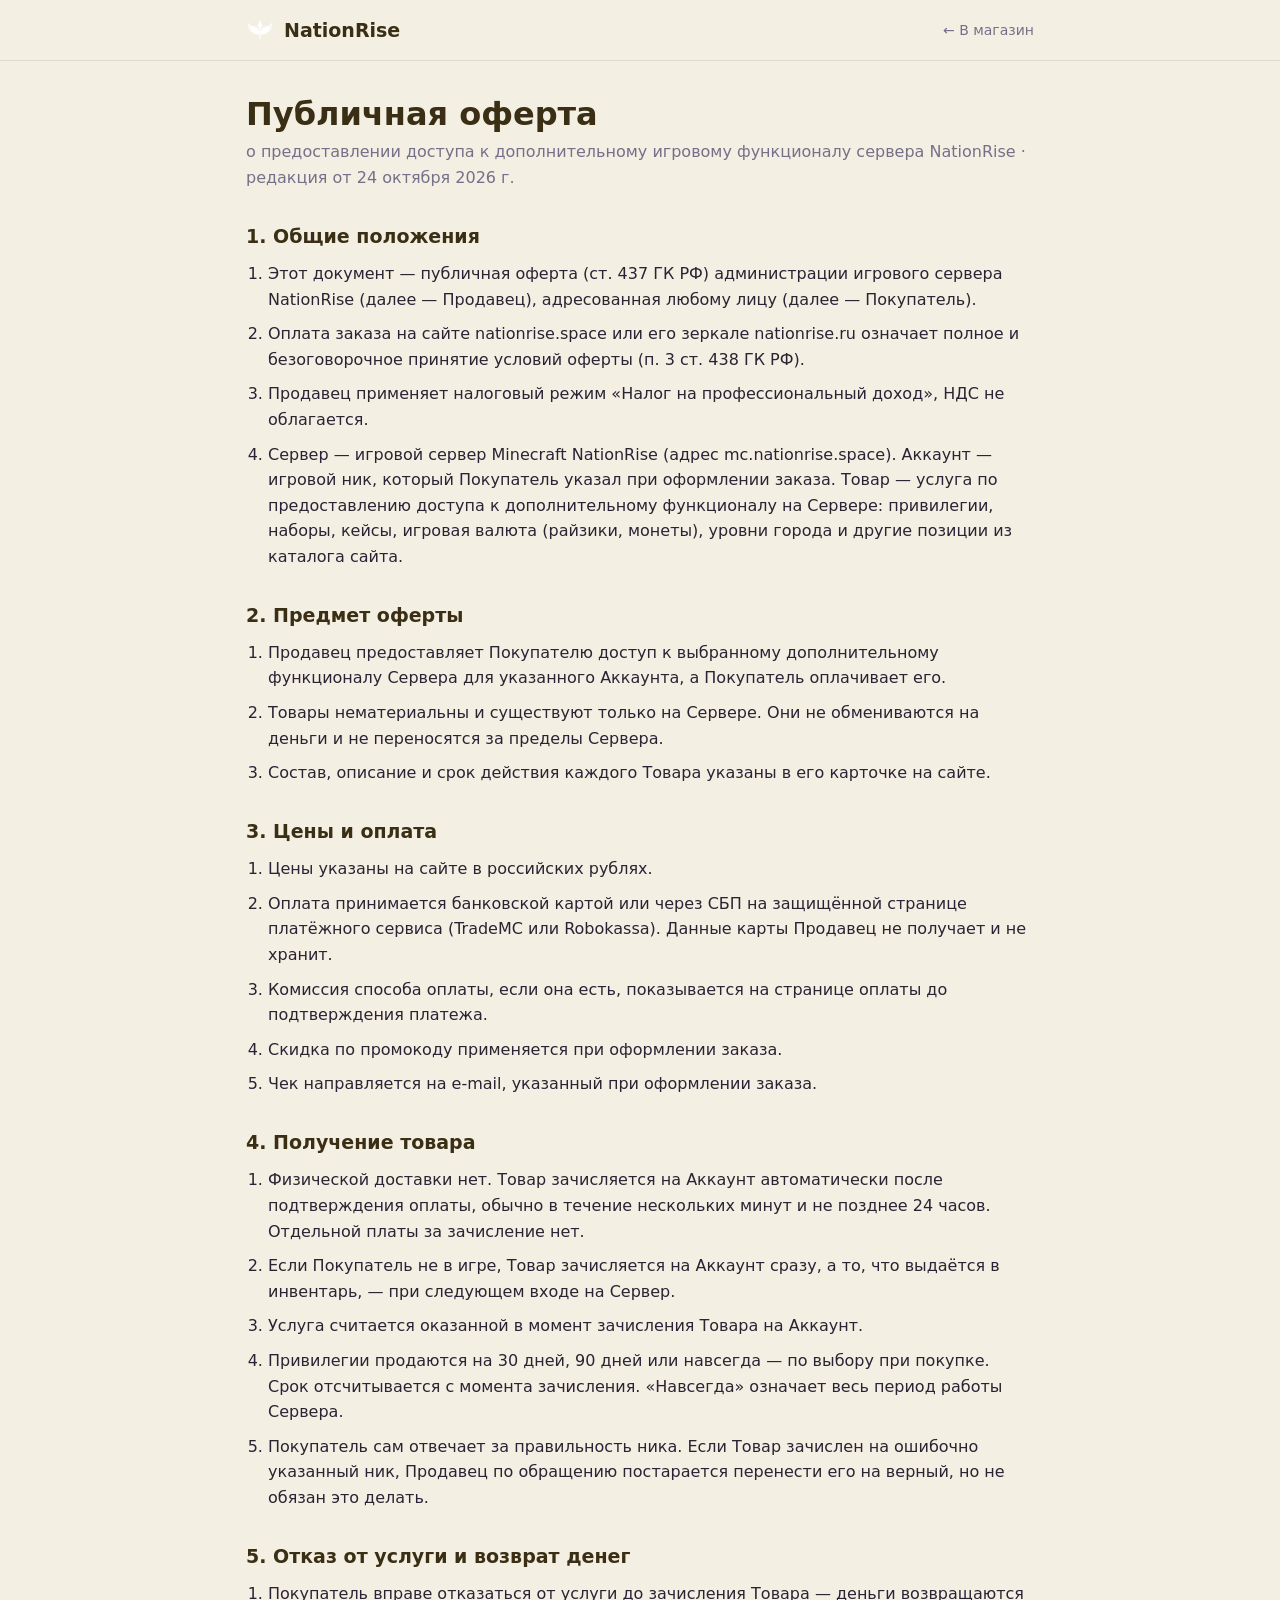
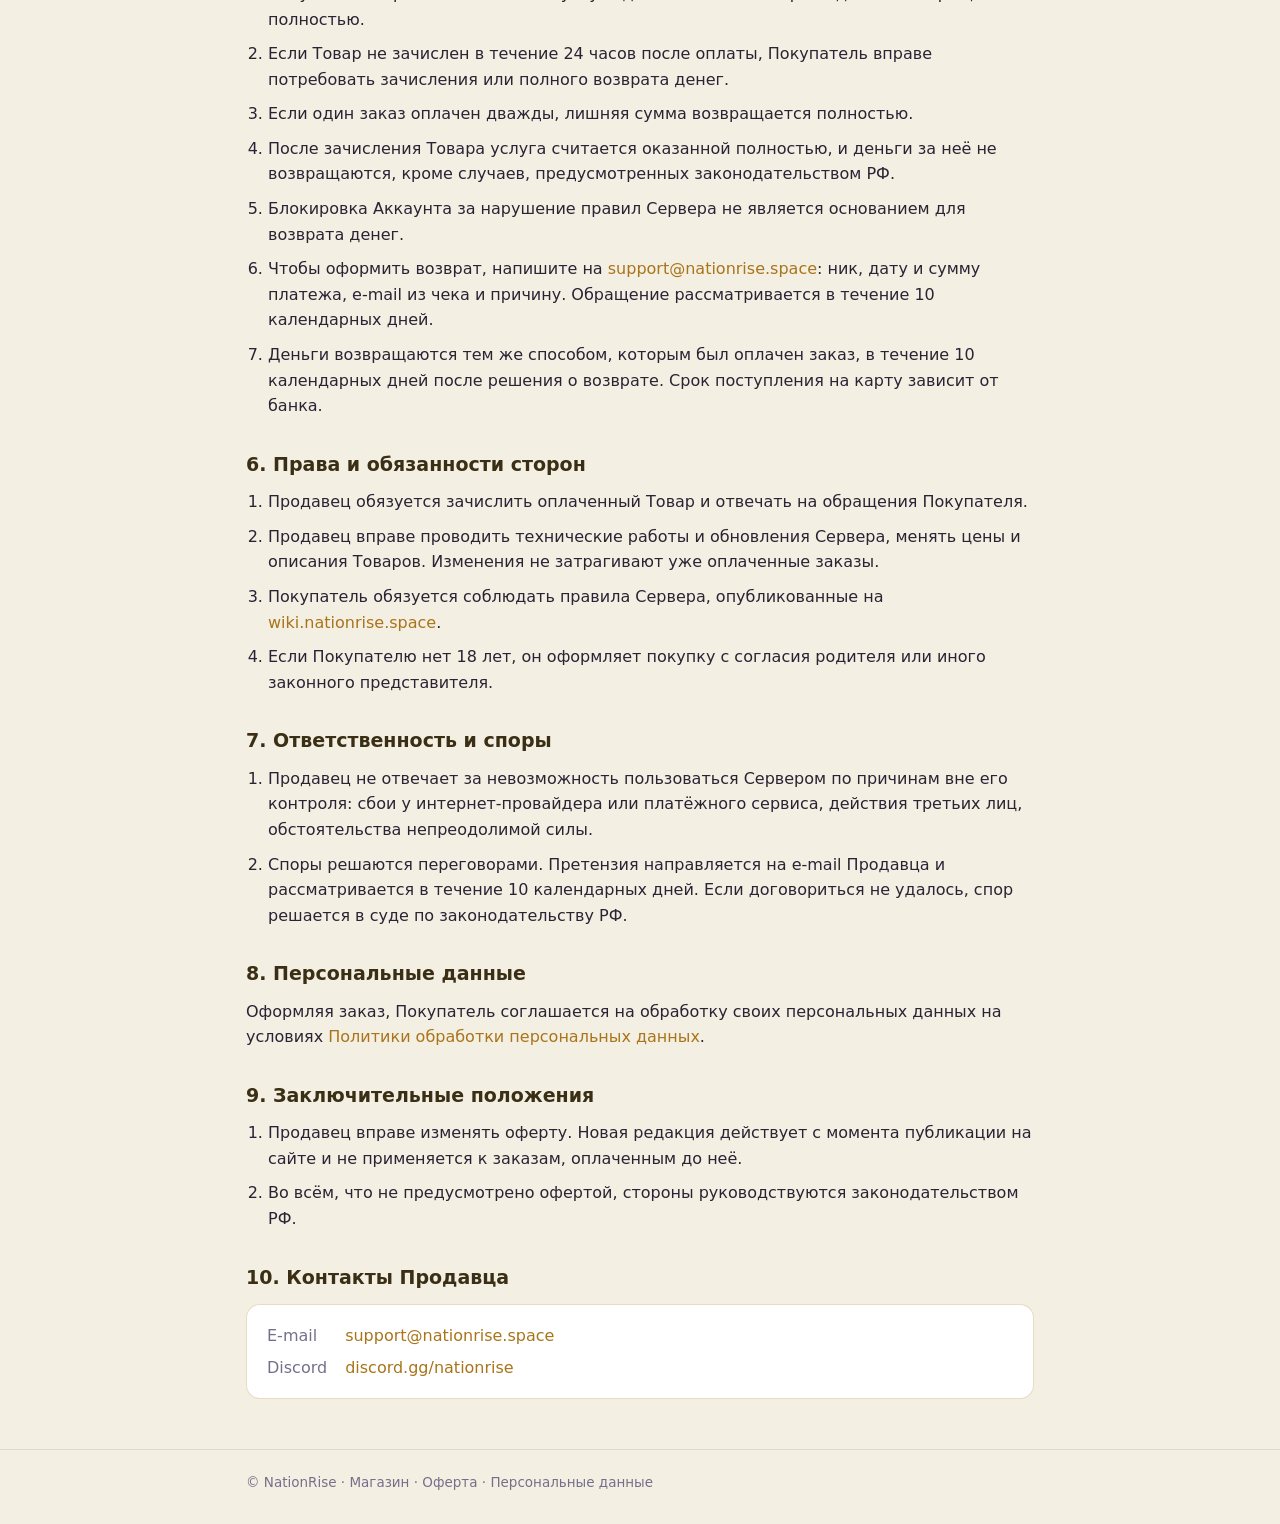
<file: oferta.html>
<!doctype html>
<html lang="ru">
<head>
<meta charset="utf-8">
<meta name="viewport" content="width=device-width, initial-scale=1">
<title>Публичная оферта — NationRise</title>
<meta name="description" content="Условия покупки в магазине сервера NationRise: оплата, получение товара, отказ и возврат денег, реквизиты продавца.">
<link rel="icon" href="favicon.svg" type="image/svg+xml">
<link rel="stylesheet" href="legal.css">
<script>try{var t=localStorage.getItem("nr_theme");if(t)document.documentElement.setAttribute("data-theme",t)}catch(e){}</script>
</head>
<body>
<header class="top"><div class="in">
  <a class="brand" href="/"><img src="favicon.svg" alt="">NationRise</a>
  <a class="back" href="/">← В магазин</a>
</div></header>

<main class="doc">
  <h1>Публичная оферта</h1>
  <p class="sub">о предоставлении доступа к дополнительному игровому функционалу сервера NationRise · редакция от 24 октября 2026 г.</p>

  <h2 id="general">1. Общие положения</h2>
  <ol>
    <li>Этот документ — публичная оферта (ст. 437 ГК РФ) администрации игрового сервера NationRise (далее — Продавец), адресованная любому лицу (далее — Покупатель).</li>
    <li>Оплата заказа на сайте nationrise.space или его зеркале nationrise.ru означает полное и безоговорочное принятие условий оферты (п. 3 ст. 438 ГК РФ).</li>
    <li>Продавец применяет налоговый режим «Налог на профессиональный доход», НДС не облагается.</li>
    <li>Сервер — игровой сервер Minecraft NationRise (адрес mc.nationrise.space). Аккаунт — игровой ник, который Покупатель указал при оформлении заказа. Товар — услуга по предоставлению доступа к дополнительному функционалу на Сервере: привилегии, наборы, кейсы, игровая валюта (райзики, монеты), уровни города и другие позиции из каталога сайта.</li>
  </ol>

  <h2 id="subject">2. Предмет оферты</h2>
  <ol>
    <li>Продавец предоставляет Покупателю доступ к выбранному дополнительному функционалу Сервера для указанного Аккаунта, а Покупатель оплачивает его.</li>
    <li>Товары нематериальны и существуют только на Сервере. Они не обмениваются на деньги и не переносятся за пределы Сервера.</li>
    <li>Состав, описание и срок действия каждого Товара указаны в его карточке на сайте.</li>
  </ol>

  <h2 id="payment">3. Цены и оплата</h2>
  <ol>
    <li>Цены указаны на сайте в российских рублях.</li>
    <li>Оплата принимается банковской картой или через СБП на защищённой странице платёжного сервиса (TradeMC или Robokassa). Данные карты Продавец не получает и не хранит.</li>
    <li>Комиссия способа оплаты, если она есть, показывается на странице оплаты до подтверждения платежа.</li>
    <li>Скидка по промокоду применяется при оформлении заказа.</li>
    <li>Чек направляется на e-mail, указанный при оформлении заказа.</li>
  </ol>

  <h2 id="delivery">4. Получение товара</h2>
  <ol>
    <li>Физической доставки нет. Товар зачисляется на Аккаунт автоматически после подтверждения оплаты, обычно в течение нескольких минут и не позднее 24 часов. Отдельной платы за зачисление нет.</li>
    <li>Если Покупатель не в игре, Товар зачисляется на Аккаунт сразу, а то, что выдаётся в инвентарь, — при следующем входе на Сервер.</li>
    <li>Услуга считается оказанной в момент зачисления Товара на Аккаунт.</li>
    <li>Привилегии продаются на 30 дней, 90 дней или навсегда — по выбору при покупке. Срок отсчитывается с момента зачисления. «Навсегда» означает весь период работы Сервера.</li>
    <li>Покупатель сам отвечает за правильность ника. Если Товар зачислен на ошибочно указанный ник, Продавец по обращению постарается перенести его на верный, но не обязан это делать.</li>
  </ol>

  <h2 id="refund">5. Отказ от услуги и возврат денег</h2>
  <ol>
    <li>Покупатель вправе отказаться от услуги до зачисления Товара — деньги возвращаются полностью.</li>
    <li>Если Товар не зачислен в течение 24 часов после оплаты, Покупатель вправе потребовать зачисления или полного возврата денег.</li>
    <li>Если один заказ оплачен дважды, лишняя сумма возвращается полностью.</li>
    <li>После зачисления Товара услуга считается оказанной полностью, и деньги за неё не возвращаются, кроме случаев, предусмотренных законодательством РФ.</li>
    <li>Блокировка Аккаунта за нарушение правил Сервера не является основанием для возврата денег.</li>
    <li>Чтобы оформить возврат, напишите на <a href="mailto:support@nationrise.space">support@nationrise.space</a>: ник, дату и сумму платежа, e-mail из чека и причину. Обращение рассматривается в течение 10 календарных дней.</li>
    <li>Деньги возвращаются тем же способом, которым был оплачен заказ, в течение 10 календарных дней после решения о возврате. Срок поступления на карту зависит от банка.</li>
  </ol>

  <h2 id="duties">6. Права и обязанности сторон</h2>
  <ol>
    <li>Продавец обязуется зачислить оплаченный Товар и отвечать на обращения Покупателя.</li>
    <li>Продавец вправе проводить технические работы и обновления Сервера, менять цены и описания Товаров. Изменения не затрагивают уже оплаченные заказы.</li>
    <li>Покупатель обязуется соблюдать правила Сервера, опубликованные на <a href="https://wiki.nationrise.space" target="_blank" rel="noopener">wiki.nationrise.space</a>.</li>
    <li>Если Покупателю нет 18 лет, он оформляет покупку с согласия родителя или иного законного представителя.</li>
  </ol>

  <h2 id="liability">7. Ответственность и споры</h2>
  <ol>
    <li>Продавец не отвечает за невозможность пользоваться Сервером по причинам вне его контроля: сбои у интернет-провайдера или платёжного сервиса, действия третьих лиц, обстоятельства непреодолимой силы.</li>
    <li>Споры решаются переговорами. Претензия направляется на e-mail Продавца и рассматривается в течение 10 календарных дней. Если договориться не удалось, спор решается в суде по законодательству РФ.</li>
  </ol>

  <h2 id="personal">8. Персональные данные</h2>
  <p>Оформляя заказ, Покупатель соглашается на обработку своих персональных данных на условиях <a href="/privacy">Политики обработки персональных данных</a>.</p>

  <h2 id="final">9. Заключительные положения</h2>
  <ol>
    <li>Продавец вправе изменять оферту. Новая редакция действует с момента публикации на сайте и не применяется к заказам, оплаченным до неё.</li>
    <li>Во всём, что не предусмотрено офертой, стороны руководствуются законодательством РФ.</li>
  </ol>

  <h2 id="requisites">10. Контакты Продавца</h2>
  <div class="req"><dl>
    <dt>E-mail</dt><dd><a href="mailto:support@nationrise.space">support@nationrise.space</a></dd>
    <dt>Discord</dt><dd><a href="https://discord.gg/nationrise" target="_blank" rel="noopener">discord.gg/nationrise</a></dd>
  </dl></div>
</main>

<footer class="foot"><div class="in">
  © NationRise · <a href="/">Магазин</a> · <a href="/oferta">Оферта</a> · <a href="/privacy">Персональные данные</a>
</div></footer>
</body>
</html>
</file>
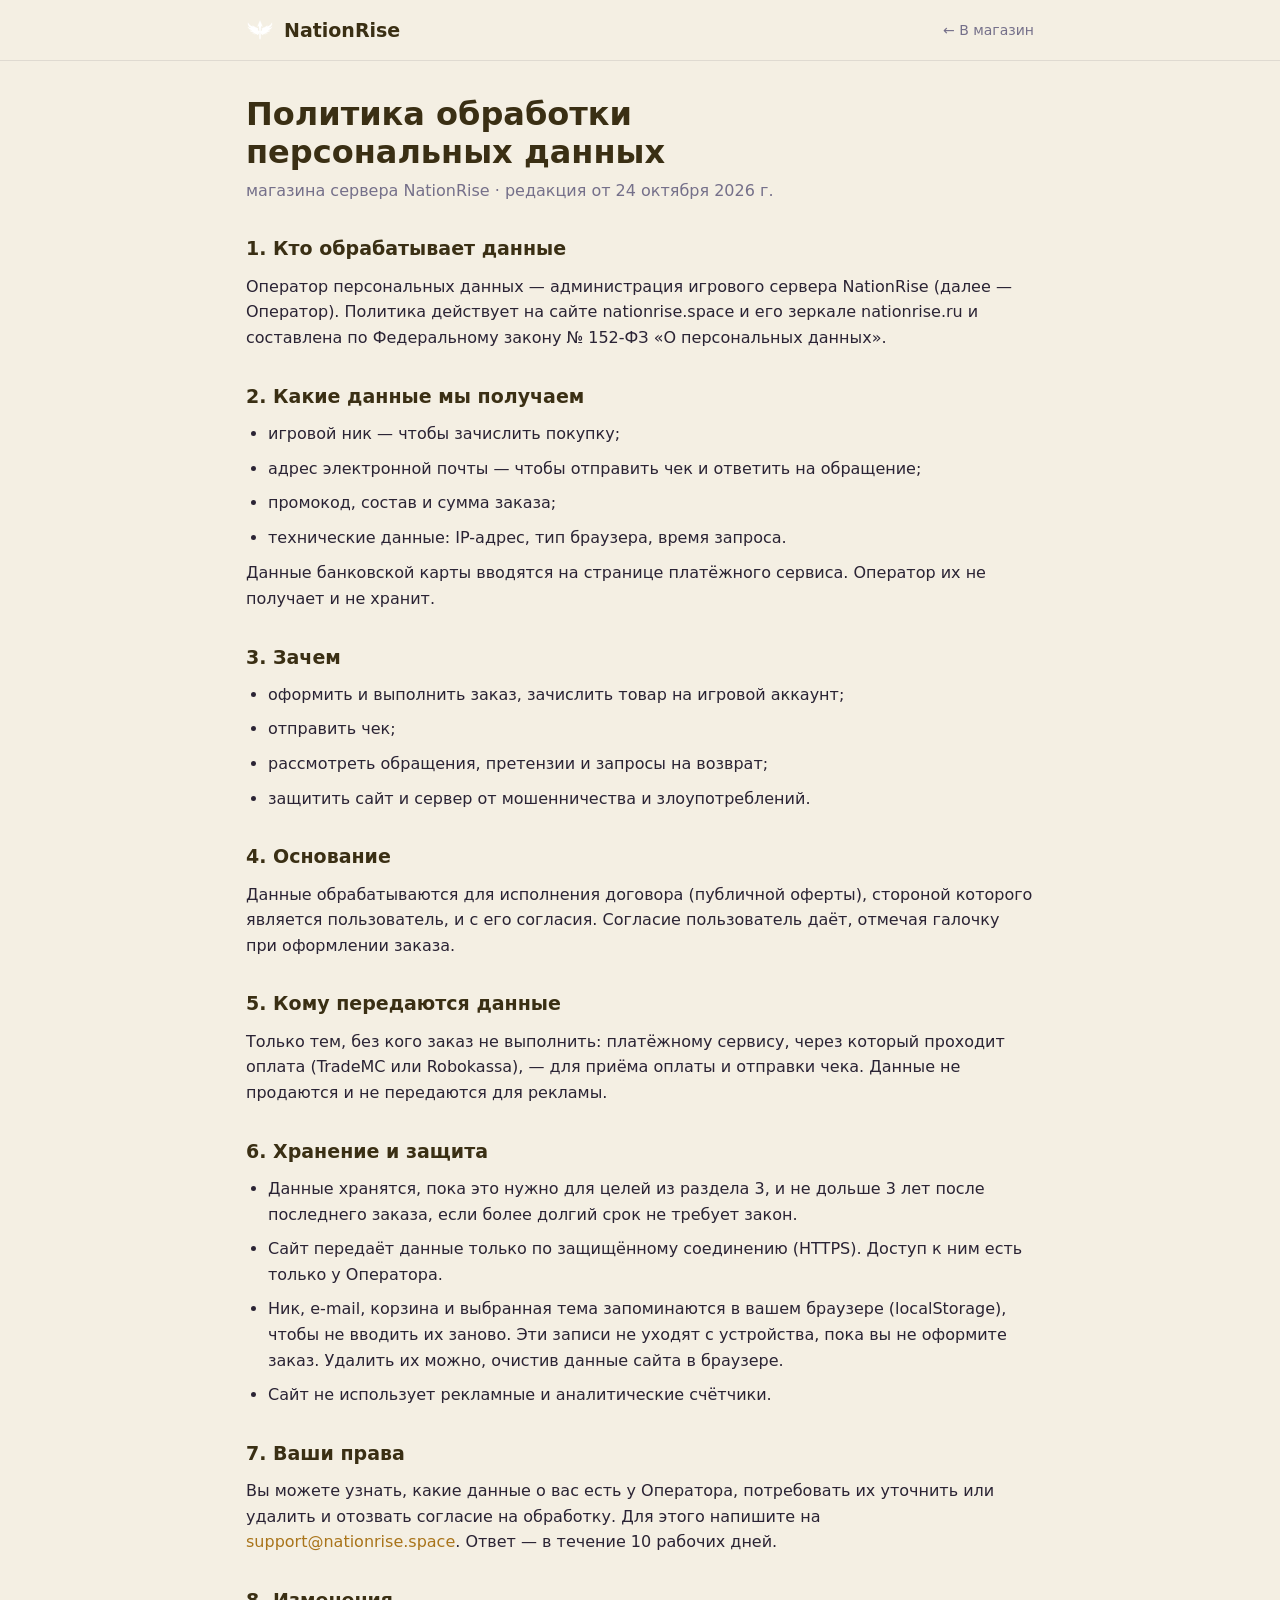
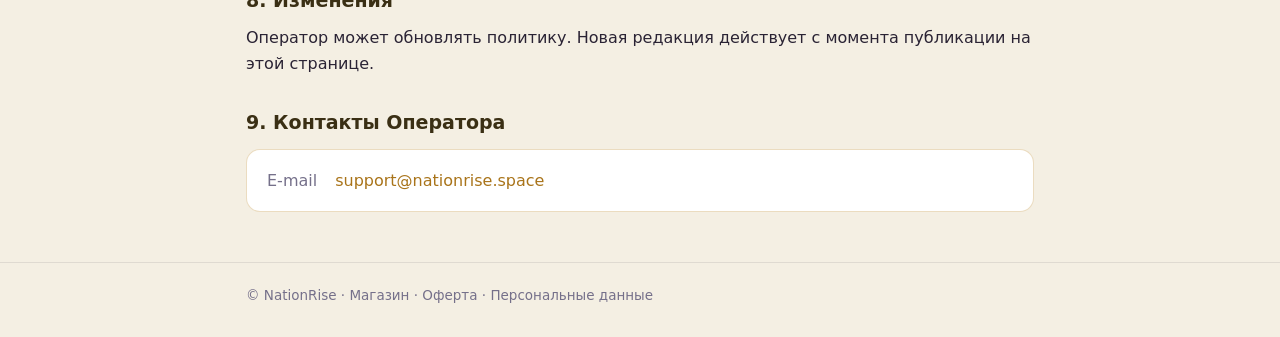
<file: privacy.html>
<!doctype html>
<html lang="ru">
<head>
<meta charset="utf-8">
<meta name="viewport" content="width=device-width, initial-scale=1">
<title>Персональные данные — NationRise</title>
<meta name="description" content="Политика обработки персональных данных магазина сервера NationRise.">
<link rel="icon" href="favicon.svg" type="image/svg+xml">
<link rel="stylesheet" href="legal.css">
<script>try{var t=localStorage.getItem("nr_theme");if(t)document.documentElement.setAttribute("data-theme",t)}catch(e){}</script>
</head>
<body>
<header class="top"><div class="in">
  <a class="brand" href="/"><img src="favicon.svg" alt="">NationRise</a>
  <a class="back" href="/">← В магазин</a>
</div></header>

<main class="doc">
  <h1>Политика обработки персональных данных</h1>
  <p class="sub">магазина сервера NationRise · редакция от 24 октября 2026 г.</p>

  <h2>1. Кто обрабатывает данные</h2>
  <p>Оператор персональных данных — администрация игрового сервера NationRise (далее — Оператор). Политика действует на сайте nationrise.space и его зеркале nationrise.ru и составлена по Федеральному закону № 152-ФЗ «О персональных данных».</p>

  <h2>2. Какие данные мы получаем</h2>
  <ul>
    <li>игровой ник — чтобы зачислить покупку;</li>
    <li>адрес электронной почты — чтобы отправить чек и ответить на обращение;</li>
    <li>промокод, состав и сумма заказа;</li>
    <li>технические данные: IP-адрес, тип браузера, время запроса.</li>
  </ul>
  <p>Данные банковской карты вводятся на странице платёжного сервиса. Оператор их не получает и не хранит.</p>

  <h2>3. Зачем</h2>
  <ul>
    <li>оформить и выполнить заказ, зачислить товар на игровой аккаунт;</li>
    <li>отправить чек;</li>
    <li>рассмотреть обращения, претензии и запросы на возврат;</li>
    <li>защитить сайт и сервер от мошенничества и злоупотреблений.</li>
  </ul>

  <h2>4. Основание</h2>
  <p>Данные обрабатываются для исполнения договора (публичной оферты), стороной которого является пользователь, и с его согласия. Согласие пользователь даёт, отмечая галочку при оформлении заказа.</p>

  <h2>5. Кому передаются данные</h2>
  <p>Только тем, без кого заказ не выполнить: платёжному сервису, через который проходит оплата (TradeMC или Robokassa), — для приёма оплаты и отправки чека. Данные не продаются и не передаются для рекламы.</p>

  <h2>6. Хранение и защита</h2>
  <ul>
    <li>Данные хранятся, пока это нужно для целей из раздела 3, и не дольше 3 лет после последнего заказа, если более долгий срок не требует закон.</li>
    <li>Сайт передаёт данные только по защищённому соединению (HTTPS). Доступ к ним есть только у Оператора.</li>
    <li>Ник, e-mail, корзина и выбранная тема запоминаются в вашем браузере (localStorage), чтобы не вводить их заново. Эти записи не уходят с устройства, пока вы не оформите заказ. Удалить их можно, очистив данные сайта в браузере.</li>
    <li>Сайт не использует рекламные и аналитические счётчики.</li>
  </ul>

  <h2>7. Ваши права</h2>
  <p>Вы можете узнать, какие данные о вас есть у Оператора, потребовать их уточнить или удалить и отозвать согласие на обработку. Для этого напишите на <a href="mailto:support@nationrise.space">support@nationrise.space</a>. Ответ — в течение 10 рабочих дней.</p>

  <h2>8. Изменения</h2>
  <p>Оператор может обновлять политику. Новая редакция действует с момента публикации на этой странице.</p>

  <h2 id="requisites">9. Контакты Оператора</h2>
  <div class="req"><dl>
    <dt>E-mail</dt><dd><a href="mailto:support@nationrise.space">support@nationrise.space</a></dd>
  </dl></div>
</main>

<footer class="foot"><div class="in">
  © NationRise · <a href="/">Магазин</a> · <a href="/oferta">Оферта</a> · <a href="/privacy">Персональные данные</a>
</div></footer>
</body>
</html>
</file>
<file: legal.css>
/* Документы магазина (оферта, политика ПД) — те же токены и темы, что в index.html */
:root{
  --gold:#e0a93c; --gold-soft:#f2cf7a;
  --bg:#0f0c16; --card:#1b1626; --text:#eae7f2; --muted:#a39eb4; --cream:#f7fadb;
  --line:rgba(224,169,60,.18); --line2:rgba(255,255,255,.08);
}
:root[data-theme="light"]{
  --bg:#f4efe3; --card:#ffffff; --text:#2a2334; --muted:#75708a; --cream:#3a2f14;
  --line:rgba(184,128,31,.28); --line2:rgba(42,35,52,.10); --gold:#bd8524; --gold-soft:#a9741a;
}
@media (prefers-color-scheme:light){
  :root:not([data-theme="dark"]){
    --bg:#f4efe3; --card:#ffffff; --text:#2a2334; --muted:#75708a; --cream:#3a2f14;
    --line:rgba(184,128,31,.28); --line2:rgba(42,35,52,.10); --gold:#bd8524; --gold-soft:#a9741a;
  }
}
*{box-sizing:border-box}
html{scroll-behavior:smooth}
body{margin:0;min-height:100vh;color:var(--text);background:var(--bg);
  font-family:'Inter var','Segoe UI',system-ui,-apple-system,Roboto,Arial,sans-serif;line-height:1.6;-webkit-font-smoothing:antialiased}
a{color:var(--gold-soft);text-decoration:none}
a:hover{text-decoration:underline}
.top{border-bottom:1px solid var(--line2)}
.top .in,.doc,.foot .in{max-width:820px;margin:0 auto;padding:0 16px}
.top .in{display:flex;align-items:center;justify-content:space-between;gap:16px;height:60px}
.brand{display:flex;align-items:center;gap:10px;font-weight:800;font-size:19px;color:var(--cream)}
.brand img{width:28px;height:28px}
.back{font-size:14px;color:var(--muted)}
.doc{padding:34px 16px 50px}
.doc h1{font-size:clamp(24px,5vw,32px);line-height:1.2;margin:0 0 6px;color:var(--cream);text-wrap:balance}
.doc .sub{color:var(--muted);margin:0 0 28px}
.doc h2{font-size:19px;margin:30px 0 10px;color:var(--cream);scroll-margin-top:16px}
.doc p,.doc li{margin:0 0 9px}
.doc ol,.doc ul{padding-left:22px;margin:0 0 10px}
.req{background:var(--card);border:1px solid var(--line);border-radius:14px;padding:18px 20px;margin-top:12px}
.req dl{display:grid;grid-template-columns:max-content 1fr;gap:6px 18px;margin:0}
.req dt{color:var(--muted)}
.req dd{margin:0;overflow-wrap:anywhere}
@media(max-width:520px){.req dl{grid-template-columns:1fr}.req dd{margin-bottom:6px}}
.foot{border-top:1px solid var(--line2);padding:22px 0 30px;color:var(--muted);font-size:13.5px}
.foot a{color:var(--muted)}
.foot a:hover{color:var(--gold-soft)}
</file>
